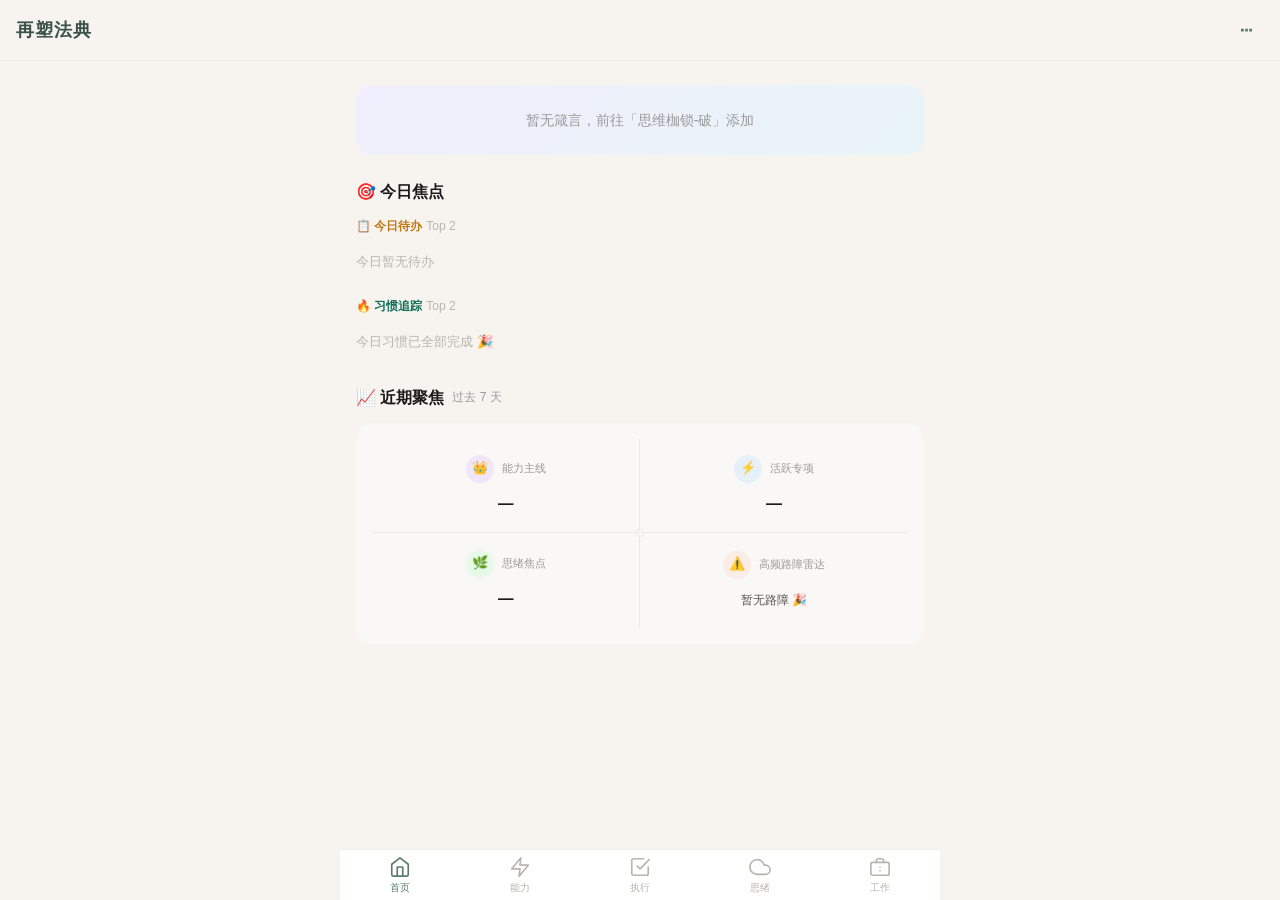
<file: index.html>
<!DOCTYPE html>
<html lang="zh-CN">
<head>
  <meta charset="UTF-8">
  <meta name="viewport" content="width=device-width,initial-scale=1.0,maximum-scale=1.0,user-scalable=no,viewport-fit=cover">
  <meta name="theme-color" content="#f7f4f0">
  <meta name="apple-mobile-web-app-capable" content="yes">
  <link rel="manifest" href="manifest.json">
  <title>再塑法典</title>
  <link rel="stylesheet" href="css/style.css">
</head>
<body>
  <header id="topBar">
    <h1 id="pageTitle">再塑法典</h1>
    <span id="menuBtn" onclick="toggleMenu()">⋯</span>
  </header>
  <div id="dropdownMenu" class="dropdown hidden">
    <div onclick="showSyncSettingsModal()">⚙️ 同步设置</div>
    <div onclick="Sync.pull()" style="color:var(--color-primary);font-weight:500">⬇️ 从云端拉取</div>
    <div onclick="Sync.push()" style="color:var(--color-primary);font-weight:500">⬆️ 推送到云端</div>
    <div onclick="showBackupListModal()">🔙 恢复备份</div>
    <div style="border-top:1px solid var(--bg-inset);margin:6px 0"></div>
    <div onclick="showNameConfigModal()">✏️ 修改命名</div>
    <div onclick="exportJSON()">📤 导出 JSON</div>
    <div onclick="exportMarkdown()">📝 导出 Markdown</div>
    <div onclick="document.getElementById('importInput').click()">📥 导入数据</div>
    <input type="file" id="importInput" accept=".json" style="display:none">
  </div>
  <main id="mainContent">
    <!-- 首页 -->
    <section id="page-home" class="page active"></section>

    <!-- 能力（合并解放脑+独立自主+外交墙） -->
    <section id="page-ability" class="page">
      <div class="page-header" style="justify-content:space-between">
        <span id="pageTitleA" class="page-title-text">💪 能力</span>
        <span></span>
      </div>
      <div class="tab-bar" id="abilityTabs" style="margin-bottom:12px"></div>
      <div id="abilityContent" class="entry-list"></div>
    </section>

    <!-- 执行（待办+习惯合并） -->
    <section id="page-action" class="page">
      <div class="page-header">
        <span class="page-title-text">⚡ 执行</span>
        <span style="width:36px"></span>
      </div>
      <div class="tab-bar" id="actionTabs" style="margin-bottom:12px"></div>
      <div id="actionContent"></div>
    </section>

    <!-- 思绪 -->
    <section id="page-thoughts" class="page">
      <div class="page-header">
        <span class="page-title-text">💭 思绪</span>
        <span style="width:36px"></span>
      </div>
      <div class="search-bar">
        <svg viewBox="0 0 24 24" fill="none" stroke="currentColor" stroke-width="2" stroke-linecap="round">
          <circle cx="11" cy="11" r="8"/><path d="M21 21l-4.35-4.35"/>
        </svg>
        <input id="thoughtSearch" type="text" placeholder="搜索思绪或标签..." oninput="renderThoughts()">
      </div>
      <div id="thoughtTagsBar" style="margin-bottom:8px"></div>
      <div id="thoughtList" class="entry-list"></div>
    </section>

    <!-- 工作 -->
    <section id="page-work" class="page">
      <div class="page-header" style="justify-content:space-between">
        <span id="workTitle" class="page-title-text">🛤️ 工作</span>
        <button class="work-export-btn" onclick="showWorkExportModal()">📤</button>
      </div>
      <div id="workViewContainer">
        <div id="workOverview" class="work-view active"></div>
        <div id="workFocus" class="work-view"></div>
      </div>
    </section>

    <!-- 专项详情 V2 -->
    <section id="page-project" class="page">
      <div class="page-header">
        <button class="back-btn" onclick="switchPage('ability')">←</button>
        <span id="projectTitle" class="page-title-text">专项详情</span>
        <span style="width:36px"></span>
      </div>
      <div id="projectStats" class="proj-stats"></div>
      <div id="projectContent"></div>
      <div id="projectFab" class="proj-fab-wrap"></div>
    </section>
  </main>

  <!-- 页面级 FAB 按钮 -->
  <button class="page-fab" id="fab-ability" onclick="handleAbilityFab()">+</button>
  <button class="page-fab" id="fab-action" onclick="showActionFabMenu()">+</button>
  <button class="page-fab" id="fab-thoughts" onclick="showAddThoughtModal()">+</button>
  <button class="page-fab" id="fab-work" onclick="showAddWorkEventModal()">+</button>

  <!-- 底部导航（5项，SVG 图标） -->
  <nav id="bottomNav">
    <div class="nav-item active" onclick="switchPage('home')">
      <span class="nav-icon"><svg viewBox="0 0 24 24" fill="none" stroke="currentColor" stroke-width="1.8" stroke-linecap="round" stroke-linejoin="round"><path d="M3 9l9-7 9 7v11a2 2 0 01-2 2H5a2 2 0 01-2-2z"/><polyline points="9 22 9 12 15 12 15 22"/></svg></span>
      <span class="nav-label">首页</span>
    </div>
    <div class="nav-item" onclick="switchPage('ability')">
      <span class="nav-icon"><svg viewBox="0 0 24 24" fill="none" stroke="currentColor" stroke-width="1.8" stroke-linecap="round" stroke-linejoin="round"><path d="M13 2L3 14h9l-1 8 10-12h-9l1-8z"/></svg></span>
      <span class="nav-label">能力</span>
    </div>
    <div class="nav-item" onclick="switchPage('action')">
      <span class="nav-icon"><svg viewBox="0 0 24 24" fill="none" stroke="currentColor" stroke-width="1.8" stroke-linecap="round" stroke-linejoin="round"><path d="M9 11l3 3L22 4"/><path d="M21 12v7a2 2 0 01-2 2H5a2 2 0 01-2-2V5a2 2 0 012-2h11"/></svg></span>
      <span class="nav-label">执行</span>
    </div>
    <div class="nav-item" onclick="switchPage('thoughts')">
      <span class="nav-icon"><svg viewBox="0 0 24 24" fill="none" stroke="currentColor" stroke-width="1.8" stroke-linecap="round" stroke-linejoin="round"><path d="M18 10h-1.26A8 8 0 109 20h9a5 5 0 000-10z"/></svg></span>
      <span class="nav-label">思绪</span>
    </div>
    <div class="nav-item" onclick="switchPage('work')">
      <span class="nav-icon"><svg viewBox="0 0 24 24" fill="none" stroke="currentColor" stroke-width="1.8" stroke-linecap="round" stroke-linejoin="round"><rect x="2" y="7" width="20" height="14" rx="2" ry="2"/><path d="M16 7V5a2 2 0 00-2-2h-4a2 2 0 00-2 2v2"/><line x1="12" y1="12" x2="12" y2="12.01"/><line x1="12" y1="16" x2="12" y2="16.01"/></svg></span>
      <span class="nav-label">工作</span>
    </div>
  </nav>

  <script src="js/store.js"></script>
  <script src="js/app.js"></script>
  <script src="js/sync.js"></script>
  <script>if('serviceWorker'in navigator){window.addEventListener('load',()=>{navigator.serviceWorker.register('sw.js').catch(()=>{});});}</script>
</body>
</html>
</file>
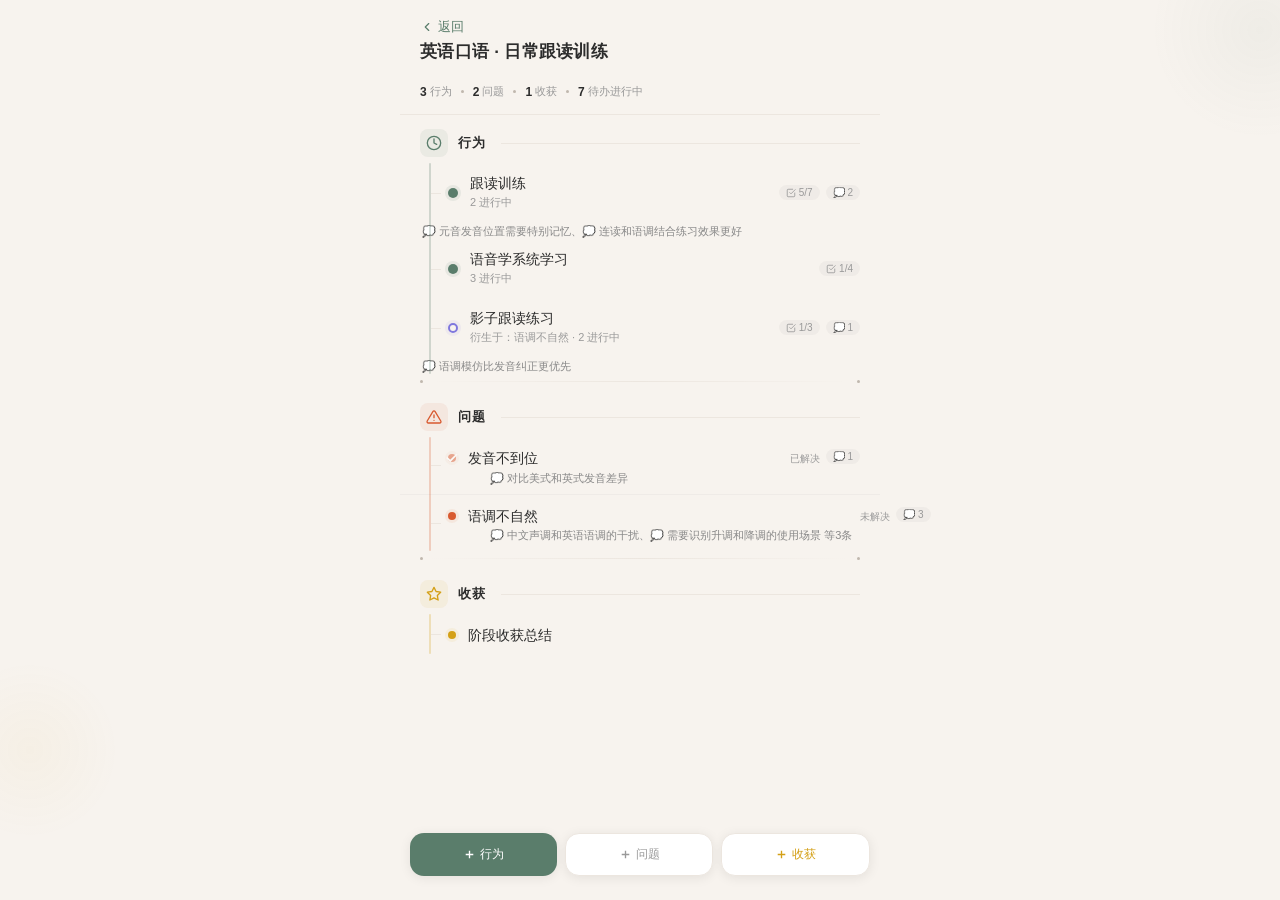
<file: prototype/project-vein.html>
<!DOCTYPE html>
<html lang="zh-CN">
<head>
  <meta charset="UTF-8">
  <meta name="viewport" content="width=device-width,initial-scale=1,maximum-scale=1,user-scalable=no">
  <title>项目脉络图 - 交互原型 V3</title>
  <style>
    :root {
      --bg:#f7f3ee; --text:#2c2c2c; --muted:#999; --subtle:#c0b8ae;
      --accent:#5a7d6b; --accent-l:rgba(90,125,107,.08);
      --issue:#D85A30; --issue-l:rgba(216,90,48,.08);
      --insight:#D4A017; --insight-l:rgba(212,160,23,.08);
      --derived:#7F77DD; --derived-l:rgba(127,119,221,.08);
      --ctx:#aaa; --border:#ece6df;
    }
    *{margin:0;padding:0;box-sizing:border-box}
    body{
      font-family:-apple-system,'PingFang SC','Helvetica Neue',sans-serif;
      background:var(--bg);color:var(--text);
      max-width:480px;margin:0 auto;
      -webkit-font-smoothing:antialiased;
      padding-bottom:80px;
      -webkit-tap-highlight-color:transparent;
      overflow-y:auto; min-height:100vh;
    }

    /* Decorative background blobs */
    body::before, body::after {
      content:'';position:fixed;border-radius:50%;pointer-events:none;z-index:-1;
    }
    body::before {
      width:220px;height:220px;top:-80px;right:-90px;
      background:radial-gradient(circle,rgba(90,125,107,.05) 0%,transparent 70%);
    }
    body::after {
      width:180px;height:180px;bottom:60px;left:-60px;
      background:radial-gradient(circle,rgba(212,160,23,.04) 0%,transparent 70%);
    }

    /* ── Header ── */
    .hdr{padding:18px 20px 12px;position:relative}
    .hdr-back{
      font-size:13px;color:var(--accent);cursor:pointer;
      display:inline-flex;align-items:center;gap:4px;margin-bottom:4px;
    }
    .hdr-back svg{width:14px;height:14px}
    .hdr-title{font-size:17px;font-weight:600;letter-spacing:.3px}

    /* ── Stats strip ── */
    .stats{
      display:flex;padding:6px 20px 12px;gap:6px;
      font-size:11px;color:var(--muted);
      border-bottom:.5px solid var(--border);
      align-items:center;
    }
    .stat{display:flex;align-items:center;gap:3px;padding:3px 0}
    .stat b{color:var(--text);font-weight:600;font-size:12px}
    .stat-sep{width:3px;height:3px;border-radius:50%;background:var(--subtle);margin:0 3px}

    /* ── Section header with prominent icon ── */
    .sec{
      padding:14px 20px 6px;
      display:flex;align-items:center;gap:10px;
      position:relative;
    }
    .sec-icon{
      width:28px;height:28px;border-radius:8px;
      display:flex;align-items:center;justify-content:center;
      flex-shrink:0;
    }
    .sec-icon svg{width:16px;height:16px}
    .sec-icon.track{background:var(--accent-l)}
    .sec-icon.issue{background:var(--issue-l)}
    .sec-icon.insight{background:var(--insight-l)}
    .sec-title{font-size:13px;font-weight:600;color:var(--text);letter-spacing:.5px}
    .sec-line{flex:1;height:.5px;background:var(--border);margin-left:6px}

    /* ── Left vertical line for hierarchy ── */
    .sec-content{position:relative}
    .sec-content::before{
      content:'';position:absolute;left:29px;top:0;bottom:0;
      width:2px;border-radius:1px;opacity:.25;
    }
    .sec-content.tracks::before{background:var(--accent)}
    .sec-content.issues::before{background:var(--issue)}
    .sec-content.insights::before{background:var(--insight)}

    /* ── Separator between sections ── */
    .sep{
      display:flex;align-items:center;padding:6px 20px;gap:8px;
    }
    .sep-dot{width:3px;height:3px;border-radius:50%;background:var(--subtle)}
    .sep-line{flex:1;height:.5px;background:linear-gradient(90deg,transparent,var(--border),transparent)}

    /* ── List item - organic ── */
    .li{
      display:flex;align-items:center;
      padding:12px 20px 12px 48px;cursor:pointer;
      transition:background .12s;
      position:relative;
    }
    .li:active{background:rgba(0,0,0,.02)}
    .li.sel{background:var(--accent-l)}
    .li+.li{border-top:.5px solid rgba(0,0,0,.03)}

    /* Horizontal connector from vertical line to dot */
    .li::before{
      content:'';position:absolute;left:31px;top:50%;
      width:10px;height:.5px;background:var(--border);
    }
    .ii::before{
      content:'';position:absolute;left:31px;top:50%;
      width:10px;height:.5px;background:var(--border);
    }

    /* Dot indicator */
    .dot{border-radius:50%;margin-right:12px;flex-shrink:0;position:relative;z-index:1}
    .dot.track{
      width:10px;height:10px;
      background:var(--accent);
      box-shadow:0 0 0 3px rgba(90,125,107,.1);
    }
    .dot.derived{
      width:10px;height:10px;
      background:transparent;
      border:2px solid var(--derived);
      box-shadow:0 0 0 3px rgba(127,119,221,.08);
    }

    .li-body{flex:1;min-width:0}
    .li-name{font-size:14px;font-weight:500;white-space:nowrap;overflow:hidden;text-overflow:ellipsis}
    .li-sub{font-size:11px;color:var(--muted);margin-top:2px}

    /* Meta badges */
    .meta{
      display:inline-flex;align-items:center;gap:3px;
      font-size:10px;color:var(--muted);
      background:rgba(0,0,0,.03);padding:2px 7px;border-radius:8px;
      margin-left:6px;flex-shrink:0;white-space:nowrap;
    }
    .meta svg{width:10px;height:10px;flex-shrink:0}

    /* ── Thought association line ── */
    .thought-line{
      font-size:11px;color:#888;padding:2px 0 0 22px;
      white-space:nowrap;overflow:hidden;text-overflow:ellipsis;
    }

    /* ── Issue / Insight items (same size as behaviors) ── */
    .ii{
      display:flex;align-items:flex-start;padding:12px 20px 8px 48px;cursor:pointer;
      position:relative;
    }
    .ii:active{background:rgba(0,0,0,.02)}
    .ii+.ii{border-top:.5px solid rgba(0,0,0,.03)}
    .idot{width:8px;height:8px;border-radius:50%;margin-right:12px;flex-shrink:0;margin-top:5px;position:relative;z-index:1}
    .idot.issue{background:var(--issue);box-shadow:0 0 0 3px var(--issue-l)}
    .idot.issue-ok{background:var(--issue);box-shadow:0 0 0 3px var(--issue-l);opacity:.5}
    .idot.insight{background:var(--insight);box-shadow:0 0 0 3px var(--insight-l)}
    .iname{font-size:14px;font-weight:500;flex:1;line-height:1.4}
    .ist{font-size:10px;color:var(--muted);margin-left:8px;white-space:nowrap;margin-top:3px}

    /* ── Graph panel (expandable) ── */
    .gp{
      overflow:hidden;max-height:0;opacity:0;
      transition:max-height .45s cubic-bezier(.4,0,.2,1),opacity .3s ease;
    }
    .gp.open{max-height:650px;opacity:1}
    .gp-inner{
      margin:4px 16px 10px;padding:18px 12px 14px;
      background:rgba(255,255,255,.55);
      border-radius:16px;
      backdrop-filter:blur(8px);-webkit-backdrop-filter:blur(8px);
      box-shadow:0 1px 6px rgba(0,0,0,.03);
      position:relative;overflow:hidden;
    }
    .gp-inner::before{
      content:'';position:absolute;top:-20px;right:-20px;
      width:80px;height:80px;border-radius:50%;
      background:radial-gradient(circle,rgba(90,125,107,.04) 0%,transparent 70%);
    }

    /* Graph container for drag */
    .graph-wrap{
      overflow:hidden;border-radius:12px;
      background:rgba(255,255,255,.3);
      cursor:grab;touch-action:none;
      position:relative;
      user-select:none;-webkit-user-select:none;
    }
    .graph-wrap:active{cursor:grabbing}
    .graph-wrap svg{display:block;width:100%;height:auto;pointer-events:none}
    .graph-wrap .node-hit{pointer-events:all;cursor:pointer}

    /* Drag hint */
    .drag-hint{
      text-align:center;font-size:10px;color:var(--subtle);
      padding:4px 0 2px;display:flex;align-items:center;justify-content:center;gap:3px;
    }
    .drag-hint svg{width:10px;height:10px}

    /* ── Todo fold ── */
    .tf{margin-top:12px;padding-top:10px;border-top:.5px dashed var(--border)}
    .tf-label{
      font-size:11px;color:var(--muted);cursor:pointer;
      display:flex;align-items:center;gap:5px;
    }
    .tf-label svg{width:10px;height:10px;flex-shrink:0;transition:transform .2s}
    .tf-label svg.open{transform:rotate(90deg)}
    .tf-list{max-height:0;overflow:hidden;transition:max-height .3s ease}
    .tf-list.open{max-height:400px}
    .tr{display:flex;align-items:center;gap:7px;padding:5px 0;font-size:12px;color:var(--muted)}
    .tc{
      width:15px;height:15px;border-radius:50%;border:1.5px solid #ccc;
      display:flex;align-items:center;justify-content:center;
      flex-shrink:0;font-size:8px;cursor:pointer;transition:all .2s;
    }
    .tc.done{border-color:var(--accent);background:var(--accent);color:white}
    .tt.done{text-decoration:line-through;color:var(--subtle)}

    /* ── FABs ── */
    .fab-wrap{
      position:fixed;bottom:24px;left:50%;transform:translateX(-50%);
      display:flex;gap:8px;z-index:50;
      max-width:460px;width:calc(100% - 40px);
    }
    .fab{
      flex:1;padding:12px 6px;border-radius:14px;
      font-size:12px;font-weight:500;text-align:center;
      cursor:pointer;border:none;
      box-shadow:0 2px 12px rgba(0,0,0,.08);
      transition:transform .12s,box-shadow .12s;
      display:flex;align-items:center;justify-content:center;gap:4px;
    }
    .fab:active{transform:scale(.97);box-shadow:0 1px 6px rgba(0,0,0,.06)}
    .fab svg{width:13px;height:13px}
    .fab.pri{background:var(--accent);color:white}
    .fab.gho{background:white;color:var(--muted);border:.5px solid var(--border)}
    .fab.thi{background:white;color:var(--insight);border:.5px solid var(--border)}

    /* ── Toast ── */
    .toast{
      position:fixed;bottom:80px;left:50%;transform:translateX(-50%);
      background:rgba(44,44,44,.88);color:white;
      padding:8px 20px;border-radius:20px;
      font-size:12px;opacity:0;transition:opacity .3s;
      pointer-events:none;z-index:100;white-space:nowrap;
      backdrop-filter:blur(6px);-webkit-backdrop-filter:blur(6px);
    }
    .toast.show{opacity:1}

    /* ── Issue resolved checkmark overlay ── */
    .issue-check{
      position:absolute;top:50%;left:50%;
      transform:translate(-50%,-50%);
      pointer-events:none;
    }
  </style>
</head>
<body>

  <div class="hdr">
    <div class="hdr-back" onclick="toast('返回能力页')">
      <svg viewBox="0 0 24 24" fill="none" stroke="currentColor" stroke-width="2" stroke-linecap="round" stroke-linejoin="round"><path d="M15 18l-6-6 6-6"/></svg>
      返回
    </div>
    <div class="hdr-title">英语口语 · 日常跟读训练</div>
  </div>

  <div class="stats">
    <div class="stat"><b>3</b> 行为</div>
    <div class="stat-sep"></div>
    <div class="stat"><b>2</b> 问题</div>
    <div class="stat-sep"></div>
    <div class="stat"><b>1</b> 收获</div>
    <div class="stat-sep"></div>
    <div class="stat"><b>7</b> 待办进行中</div>
  </div>

  <!-- ═══ 行为区 ═══ -->
  <div class="sec">
    <span class="sec-icon track">
      <svg viewBox="0 0 24 24" fill="none" stroke="#5a7d6b" stroke-width="2" stroke-linecap="round" stroke-linejoin="round">
        <circle cx="12" cy="12" r="10"/><path d="M12 6v6l4 2"/>
      </svg>
    </span>
    <span class="sec-title">行为</span>
    <span class="sec-line"></span>
  </div>
  <div class="sec-content tracks" id="T"></div>

  <div class="sep"><span class="sep-dot"></span><div class="sep-line"></div><span class="sep-dot"></span></div>

  <!-- ═══ 问题区 ═══ -->
  <div class="sec">
    <span class="sec-icon issue">
      <svg viewBox="0 0 24 24" fill="none" stroke="#D85A30" stroke-width="2" stroke-linecap="round" stroke-linejoin="round">
        <path d="M10.29 3.86L1.82 18a2 2 0 001.71 3h16.94a2 2 0 001.71-3L13.71 3.86a2 2 0 00-3.42 0z"/>
        <line x1="12" y1="9" x2="12" y2="13"/><line x1="12" y1="17" x2="12.01" y2="17"/>
      </svg>
    </span>
    <span class="sec-title">问题</span>
    <span class="sec-line"></span>
  </div>
  <div class="sec-content issues" id="I"></div>

  <div class="sep"><span class="sep-dot"></span><div class="sep-line"></div><span class="sep-dot"></span></div>

  <!-- ═══ 收获区 ═══ -->
  <div class="sec">
    <span class="sec-icon insight">
      <svg viewBox="0 0 24 24" fill="none" stroke="#D4A017" stroke-width="2" stroke-linecap="round" stroke-linejoin="round">
        <path d="M12 2L15.09 8.26L22 9.27L17 14.14L18.18 21.02L12 17.77L5.82 21.02L7 14.14L2 9.27L8.91 8.26L12 2Z"/>
      </svg>
    </span>
    <span class="sec-title">收获</span>
    <span class="sec-line"></span>
  </div>
  <div class="sec-content insights" id="N"></div>

  <div class="fab-wrap">
    <button class="fab pri" onclick="toast('新建行为')">
      <svg viewBox="0 0 24 24" fill="none" stroke="currentColor" stroke-width="2.5"><path d="M12 5v14M5 12h14"/></svg>
      行为
    </button>
    <button class="fab gho" onclick="toast('记录问题')">
      <svg viewBox="0 0 24 24" fill="none" stroke="currentColor" stroke-width="2.5"><path d="M12 5v14M5 12h14"/></svg>
      问题
    </button>
    <button class="fab thi" onclick="toast('记录收获')">
      <svg viewBox="0 0 24 24" fill="none" stroke="currentColor" stroke-width="2.5"><path d="M12 5v14M5 12h14"/></svg>
      收获
    </button>
  </div>

  <div class="toast" id="toast"></div>

<script>
/* ============ Icons ============ */
const ICO = {
  todo: `<svg viewBox="0 0 24 24" fill="none" stroke="currentColor" stroke-width="2" stroke-linecap="round"><path d="M9 11l3 3L22 4"/><path d="M21 12v7a2 2 0 01-2 2H5a2 2 0 01-2-2V5a2 2 0 012-2h11"/></svg>`,
  thought: `💭`,
  check: `<svg viewBox="0 0 24 24" fill="none" stroke="currentColor" stroke-width="2.5" stroke-linecap="round"><path d="M20 6L9 17l-5-5"/></svg>`
};

/* ============ Prototype Data ============ */
const tracks = [
  { id:'t1', name:'跟读训练', todos:[
    {t:'课前预习本课内容',d:true},{t:'跟读视频1 - 元音发音',d:true},
    {t:'跟读视频2 - 辅音发音',d:true},{t:'跟读视频3 - 语调练习',d:true},
    {t:'跟读视频4 - 连读技巧',d:true},{t:'跟读视频5 - 实战对话',d:false},
    {t:'跟读视频6 - 速度挑战',d:false}
  ], orig:true,
    thoughts:[
      {text:'元音发音位置需要特别记忆'},
      {text:'连读和语调结合练习效果更好'}
    ] },
  { id:'t2', name:'语音学系统学习', todos:[
    {t:'阅读教材第1章',d:true},{t:'阅读教材第2章',d:false},
    {t:'阅读教材第3章',d:false},{t:'做课后练习题',d:false}
  ], orig:true, thoughts:[] },
  { id:'t3', name:'影子跟读练习', todos:[
    {t:'影子跟读 TED Talk 1',d:true},{t:'影子跟读 TED Talk 2',d:false},
    {t:'影子跟读 TED Talk 3',d:false}
  ], orig:false, srcIssue:'i2', srcIssueName:'语调不自然',
    thoughts:[
      {text:'语调模仿比发音纠正更优先'}
    ] }
];

const issues = [
  { id:'i1', name:'发音不到位', ok:true,
    thoughts:[{text:'对比美式和英式发音差异'}] },
  { id:'i2', name:'语调不自然', ok:false,
    thoughts:[
      {text:'中文声调和英语语调的干扰'},
      {text:'需要识别升调和降调的使用场景'},
      {text:'可以从句子重音开始训练'}
    ] }
];

const insights = [
  { id:'n1', name:'阶段收获总结', thoughts:[] }
];

/* ============ Graph Data ============ */
const graphs = {
  t1: {
    nodes: [
      {x:130,y:108,label:'跟读训练',type:'center',w:1},
      {x:75,y:30,label:'发音不到位',type:'issue',ok:true,w:0.8},
      {x:240,y:30,label:'语调不自然',type:'issue',ok:false,w:0.9},
      {x:325,y:95,label:'影子跟读',type:'derived',w:0.7},
      {x:195,y:198,label:'阶段收获',type:'insight',w:0.6}
    ],
    edges: [
      {a:0,b:1,l:'发现问题',type:'discover'},
      {a:0,b:2,l:'发现问题',type:'discover'},
      {a:2,b:3,l:'衍生行为',type:'derive'},
      {a:0,b:4,l:'总结收获',type:'harvest'}
    ]
  },
  t2: {
    nodes: [
      {x:160,y:108,label:'语音学系统学习',type:'center',w:0.8},
      {x:160,y:30,label:'发音不到位',type:'issue',ok:true,w:0.8},
      {x:160,y:198,label:'阶段收获',type:'insight',w:0.6}
    ],
    edges: [
      {a:0,b:1,l:'发现问题',type:'discover'},
      {a:0,b:2,l:'总结收获',type:'harvest'}
    ]
  },
  t3: {
    nodes: [
      {x:230,y:108,label:'影子跟读练习',type:'center',w:0.7},
      {x:50,y:65,label:'跟读训练',type:'ctx',w:0.5},
      {x:145,y:28,label:'语调不自然',type:'issue',ok:false,w:0.9},
      {x:230,y:198,label:'阶段收获',type:'insight',w:0.6}
    ],
    edges: [
      {a:1,b:2,l:'发现问题',type:'discover'},
      {a:2,b:0,l:'衍生行为',type:'derive'},
      {a:0,b:3,l:'总结收获',type:'harvest'}
    ]
  }
};

/* ============ Render ============ */
let sel = null;

function esc(s){ return s.replace(/</g,'&lt;').replace(/>/g,'&gt;') }

function renderThoughtLine(thoughts) {
  if (!thoughts || !thoughts.length) return '';
  const show = thoughts.slice(0,2);
  let h = '<div class="thought-line">';
  h += show.map(t => `💭 ${esc(t.text.slice(0,20))}`).join('、');
  if (thoughts.length > 2) h += ` 等${thoughts.length}条`;
  h += '</div>';
  return h;
}

function render() {
  // ── Tracks ──
  let h = '';
  tracks.forEach(t => {
    const done = t.todos.filter(x => x.d).length;
    const total = t.todos.length;
    const dc = t.orig ? 'track' : 'derived';
    const sc = sel === t.id ? ' sel' : '';
    const pt = done === total ? '已完成' : (total - done) + ' 进行中';
    const subText = t.orig ? pt : `衍生于：${t.srcIssueName} · ${pt}`;

    let badges = `<span class="meta">${ICO.todo} ${done}/${total}</span>`;
    if (t.thoughts.length > 0) {
      badges += `<span class="meta">${ICO.thought} ${t.thoughts.length}</span>`;
    }

    h += `<div class="li${sc}" onclick="toggle('${t.id}')">
      <div class="dot ${dc}"></div>
      <div class="li-body">
        <div class="li-name">${t.name}</div>
        <div class="li-sub">${subText}</div>
      </div>
      ${badges}
    </div>`;

    // Thought detail line (shown when not selected, or always as preview)
    h += renderThoughtLine(t.thoughts);

    const go = sel === t.id ? ' open' : '';
    h += `<div class="gp${go}">${graphPanel(t)}</div>`;
  });
  document.getElementById('T').innerHTML = h;

  // ── Issues ──
  document.getElementById('I').innerHTML = issues.map(i => {
    let badges = '';
    if (i.thoughts.length > 0) {
      badges += `<span class="meta">${ICO.thought} ${i.thoughts.length}</span>`;
    }
    // Use orange for all issues; solved ones get a checkmark overlay
    const dotClass = i.ok ? 'issue-ok' : 'issue';
    let checkSvg = '';
    if (i.ok) {
      checkSvg = `<svg class="issue-check" width="14" height="14" viewBox="0 0 24 24" fill="none" stroke="white" stroke-width="3" stroke-linecap="round"><path d="M20 6L9 17l-5-5"/></svg>`;
    }
    let thoughtHtml = renderThoughtLine(i.thoughts);
    return `<div class="ii" style="padding-left:48px">
      <div class="idot ${dotClass}" style="position:relative">${checkSvg}</div>
      <div style="flex:1">
        <div class="iname">${i.name}</div>
        ${thoughtHtml}
      </div>
      <span class="ist">${i.ok?'已解决':'未解决'}</span>
      ${badges}
    </div>`;
  }).join('');

  // ── Insights ──
  document.getElementById('N').innerHTML = insights.map(n => {
    let badges = '';
    if (n.thoughts.length > 0) {
      badges += `<span class="meta">${ICO.thought} ${n.thoughts.length}</span>`;
    }
    let thoughtHtml = renderThoughtLine(n.thoughts);
    return `<div class="ii" style="padding-left:48px">
      <div class="idot insight"></div>
      <div style="flex:1">
        <div class="iname">${n.name}</div>
        ${thoughtHtml}
      </div>
      ${badges}
    </div>`;
  }).join('');
}

/* ============ Graph Panel ============ */
let graphInstances = {};

function graphPanel(track) {
  const g = graphs[track.id];
  let h = '<div class="gp-inner">';

  if (!g) {
    h += '<div style="font-size:12px;color:var(--muted);text-align:center;padding:20px 0">暂无关联</div>';
  } else {
    const gid = 'graph_' + track.id;
    h += `<div class="graph-wrap" id="${gid}" ontouchstart="gTouchStart(event,'${gid}')" ontouchmove="gTouchMove(event,'${gid}')" ontouchend="gTouchEnd(event,'${gid}')">`;
    h += renderSVG(g, gid);
    h += '</div>';
    h += `<div class="drag-hint">
      <svg viewBox="0 0 24 24" fill="none" stroke="currentColor" stroke-width="2"><path d="M5 9l4-4 4 4"/><path d="M9 5v14"/><path d="M19 9l-4-4-4 4"/><path d="M15 5v14"/></svg>
      拖动平移 · 双指缩放 · 点击节点查看详情
    </div>`;

    // Todo fold
    const done = track.todos.filter(x => x.d).length;
    const total = track.todos.length;
    h += `<div class="tf">
      <div class="tf-label" onclick="event.stopPropagation();tfToggle(this)">
        <svg viewBox="0 0 24 24" fill="currentColor"><path d="M8 5v14l11-7z"/></svg>
        待办 ${done}/${total}
      </div>
      <div class="tf-list">
        ${track.todos.map(t => `<div class="tr" onclick="event.stopPropagation();tcToggle(this)">
          <div class="tc${t.d?' done':''}">${t.d?ICO.check:''}</div>
          <span class="tt${t.d?' done':''}">${t.t}</span>
        </div>`).join('')}
      </div>
    </div>`;
  }

  h += '</div>';
  return h;
}

function renderSVG(g, gid) {
  const W = 400, H = 240;
  let s = `<svg viewBox="0 0 ${W} ${H}" xmlns="http://www.w3.org/2000/svg">`;

  // Subtle decorative rings
  s += `<circle cx="${W/2}" cy="${H/2}" r="100" fill="none" stroke="rgba(0,0,0,.018)" stroke-width="1" stroke-dasharray="4 4"/>`;
  s += `<circle cx="${W/2}" cy="${H/2}" r="65" fill="none" stroke="rgba(0,0,0,.012)" stroke-width="1" stroke-dasharray="3 3"/>`;

  const edgeColor = { discover:'#D85A30', derive:'#7F77DD', harvest:'#D4A017' };

  // Edges (curved)
  g.edges.forEach(e => {
    const f = g.nodes[e.a], t = g.nodes[e.b];
    const col = edgeColor[e.type] || '#aaa';
    const dash = e.type === 'derive' ? ' stroke-dasharray="6 3"' : '';

    const mx = (f.x + t.x) / 2;
    const my = (f.y + t.y) / 2;
    const dx = t.x - f.x, dy = t.y - f.y;
    const cx = mx - dy * 0.12, cy = my + dx * 0.12;

    s += `<path d="M${f.x},${f.y} Q${cx},${cy} ${t.x},${t.y}"
      stroke="${col}" stroke-width="1.5"${dash} opacity="0.35" fill="none"/>`;

    if (e.l) {
      const lw = e.l.length * 9 + 12;
      s += `<rect x="${cx-lw/2}" y="${cy-8}" width="${lw}" height="16" rx="8"
        fill="white" opacity="0.92"/>`;
      s += `<text x="${cx}" y="${cy+1}" text-anchor="middle" dominant-baseline="central"
        fill="${col}" font-size="8" font-weight="500">${e.l}</text>`;
    }
  });

  // Nodes
  g.nodes.forEach((n, idx) => {
    const isC = n.type === 'center';
    const wMul = 0.7 + (n.w || 0.5) * 0.6;
    const nodeOpacity = 0.55 + (n.w || 0.5) * 0.45;

    let fill, glowColor;
    switch(n.type) {
      case 'center': fill='#5a7d6b'; glowColor='rgba(90,125,107,.14)'; break;
      case 'issue': fill='#D85A30'; glowColor='rgba(216,90,48,.12)'; break;
      case 'derived': fill='#7F77DD'; glowColor='rgba(127,119,221,.12)'; break;
      case 'insight': fill='#D4A017'; glowColor='rgba(212,160,23,.12)'; break;
      case 'ctx': fill='#aaa'; glowColor='rgba(170,170,170,.06)'; break;
    }

    if (isC) {
      const baseR = n.label.length > 5 ? 30 : 26;
      const r = Math.round(baseR * wMul);
      const fs = n.label.length > 5 ? 9 : 11;
      s += `<circle cx="${n.x}" cy="${n.y}" r="${r+8}" fill="${glowColor}"/>`;
      s += `<circle cx="${n.x}" cy="${n.y}" r="${r}" fill="${fill}" opacity="${nodeOpacity}"/>`;
      // Resolved indicator for center issues (not applicable)
      s += `<text x="${n.x}" y="${n.y}" text-anchor="middle" dominant-baseline="central"
        fill="white" font-size="${fs}" font-weight="600">${n.label}</text>`;
    } else {
      const baseR = 9;
      const r = Math.round(baseR * wMul);

      s += `<circle cx="${n.x}" cy="${n.y}" r="${r+5}" fill="${glowColor}"/>`;

      if (n.type === 'derived') {
        // Hollow ring for derived
        s += `<circle cx="${n.x}" cy="${n.y}" r="${r}" fill="none" stroke="${fill}" stroke-width="2" opacity="${nodeOpacity}"/>`;
        // Small inner dot
        s += `<circle cx="${n.x}" cy="${n.y}" r="3" fill="${fill}" opacity="${nodeOpacity*0.5}"/>`;
      } else {
        s += `<circle cx="${n.x}" cy="${n.y}" r="${r}" fill="${fill}" opacity="${nodeOpacity}"/>`;
      }

      // Issue resolved checkmark
      if (n.type === 'issue' && n.ok) {
        s += `<path d="M${n.x-3},${n.y} L${n.x-1},${n.y+2.5} L${n.x+3.5},${n.y-2.5}"
          fill="none" stroke="white" stroke-width="1.5" stroke-linecap="round" stroke-linejoin="round" opacity="0.9"/>`;
      }

      // Label
      let ly = n.y;
      if (n.type === 'issue' || n.type === 'ctx') ly = n.y - 16;
      else if (n.type === 'insight' || n.type === 'derived') ly = n.y + 20;
      s += `<text x="${n.x}" y="${ly}" text-anchor="middle" dominant-baseline="central"
        fill="#2c2c2c" font-size="10" font-weight="500">${n.label}</text>`;
    }
  });

  s += '</svg>';
  return s;
}

/* ============ Graph Touch Drag ============ */
let dragState = {};

function gTouchStart(e, gid) {
  if (e.touches.length === 1) {
    dragState[gid] = {
      startX: e.touches[0].clientX,
      startY: e.touches[0].clientY,
      scrollX: 0, scrollY: 0,
      dragging: false
    };
  }
}

function gTouchMove(e, gid) {
  const ds = dragState[gid];
  if (!ds || e.touches.length !== 1) return;
  e.preventDefault();

  const dx = e.touches[0].clientX - ds.startX;
  const dy = e.touches[0].clientY - ds.startY;

  if (!ds.dragging && (Math.abs(dx) > 5 || Math.abs(dy) > 5)) {
    ds.dragging = true;
  }
  if (ds.dragging) {
    ds.scrollX += dx;
    ds.scrollY += dy;
    ds.startX = e.touches[0].clientX;
    ds.startY = e.touches[0].clientY;

    const wrap = document.getElementById(gid);
    if (wrap) {
      const svg = wrap.querySelector('svg');
      if (svg) {
        svg.style.transform = `translate(${ds.scrollX}px, ${ds.scrollY}px)`;
        svg.style.transition = 'none';
      }
    }
  }
}

function gTouchEnd(e, gid) {
  const ds = dragState[gid];
  if (ds && !ds.dragging) {
    // It was a tap, not a drag - reset position with smooth animation
    const wrap = document.getElementById(gid);
    if (wrap) {
      const svg = wrap.querySelector('svg');
      if (svg) {
        svg.style.transition = 'transform .3s ease';
        svg.style.transform = 'translate(0,0)';
      }
    }
    dragState[gid] = { startX:0, startY:0, scrollX:0, scrollY:0, dragging:false };
  }
}

/* ============ Interactions ============ */
function toggle(id) {
  // Reset any dragged graphs when closing
  if (sel === id) {
    const oldGid = 'graph_' + id;
    const wrap = document.getElementById(oldGid);
    if (wrap) {
      const svg = wrap.querySelector('svg');
      if (svg) { svg.style.transform = ''; svg.style.transition = ''; }
    }
    dragState[oldGid] = null;
  }
  sel = sel === id ? null : id;
  render();
}

function tfToggle(labelEl) {
  const arrow = labelEl.querySelector('svg');
  const list = labelEl.parentElement.querySelector('.tf-list');
  arrow.classList.toggle('open');
  list.classList.toggle('open');
}

function tcToggle(rowEl) {
  const c = rowEl.querySelector('.tc');
  const t = rowEl.querySelector('.tt');
  const isDone = c.classList.toggle('done');
  c.innerHTML = isDone ? ICO.check : '';
  t.classList.toggle('done');
  toast(isDone ? '已完成' : '已恢复');
}

let tt;
function toast(m) {
  const e = document.getElementById('toast');
  e.textContent = m; e.classList.add('show');
  clearTimeout(tt); tt = setTimeout(() => e.classList.remove('show'), 1200);
}

/* Init */
render();
</script>
</body>
</html>
</file>
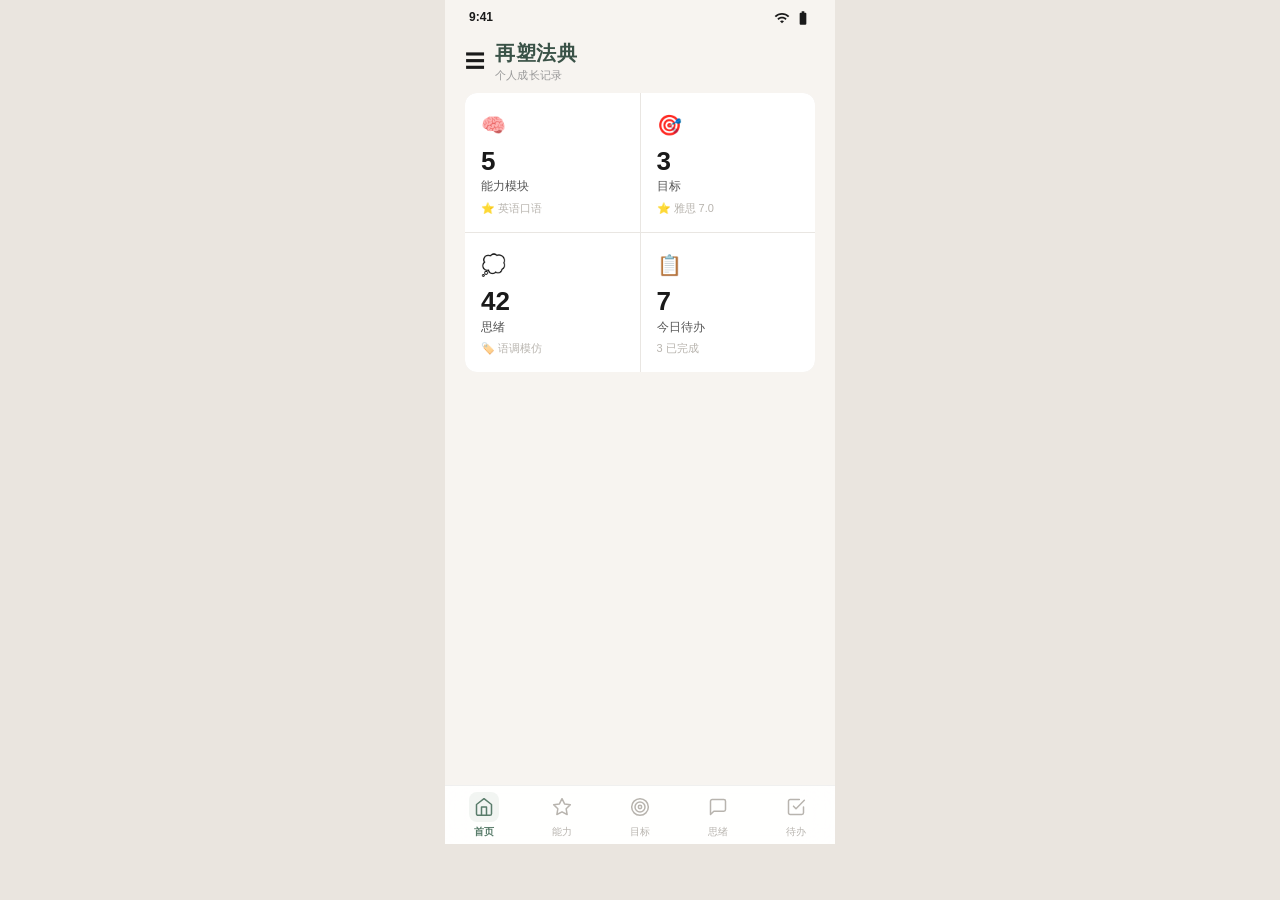
<file: prototype/ui-redesign.html>
<!DOCTYPE html>
<html lang="zh-CN">
<head>
  <meta charset="UTF-8">
  <meta name="viewport" content="width=device-width,initial-scale=1,maximum-scale=1,user-scalable=no">
  <title>再塑法典 — UI Redesign v3.1 Prototype</title>
  <style>
    /* ===== Design Token System ===== */
    :root {
      --color-primary: #5a7d6b;
      --color-primary-dark: #3a5247;
      --color-primary-light: rgba(90,125,107,0.08);
      --color-primary-50: #E1F5EE;

      --bg-page: #f7f4f0;
      --bg-surface: #ffffff;
      --bg-inset: #f1ede8;

      --text-primary: #1a1a1a;
      --text-secondary: #555555;
      --text-tertiary: #999999;
      --text-hint: #b8b4ae;

      --color-success: #0F6E56;
      --color-warning: #854F0B;
      --color-warning-bg: #FAEEDA;
      --color-danger: #A32D2D;
      --color-danger-bg: #FCEBEB;
      --color-info: #185FA5;
      --color-info-bg: #E6F1FB;
      --color-derived: #534AB7;
      --color-derived-bg: #EEEDFE;
      --color-issue: #D85A30;
      --color-issue-bg: #FAECE7;
      --color-insight: #D4A017;
      --color-insight-bg: #FAEEDA;

      --border-light: rgba(0,0,0,0.06);
      --border-default: rgba(0,0,0,0.10);

      --font-sans: -apple-system, BlinkMacSystemFont, "SF Pro Display", "PingFang SC", "Helvetica Neue", "Microsoft YaHei", sans-serif;

      --sp-1: 4px; --sp-2: 8px; --sp-3: 12px; --sp-4: 16px;
      --sp-5: 20px; --sp-6: 24px; --sp-8: 32px; --sp-10: 40px;

      --r-sm: 8px; --r-md: 12px; --r-lg: 16px;

      --ease-out: cubic-bezier(0.16, 1, 0.3, 1);
      --ease-spring: cubic-bezier(0.34, 1.56, 0.64, 1);
      --duration-fast: 150ms;
      --duration-normal: 250ms;
      --duration-slow: 400ms;

      --shadow-xs: 0 1px 2px rgba(0,0,0,0.04);
      --shadow-sm: 0 1px 4px rgba(0,0,0,0.05);
    }

    /* ===== Reset ===== */
    *, *::before, *::after { box-sizing: border-box; margin: 0; padding: 0; }
    html { font-size: 16px; -webkit-text-size-adjust: 100%; }
    body {
      font-family: var(--font-sans);
      background: #eae5df;
      color: var(--text-primary);
      line-height: 1.6;
      min-height: 100vh;
      display: flex;
      justify-content: center;
      -webkit-font-smoothing: antialiased;
      -webkit-tap-highlight-color: transparent;
    }

    /* ===== Phone Frame ===== */
    .phone-frame {
      width: 390px;
      max-height: 844px;
      background: var(--bg-page);
      position: relative;
      overflow: hidden;
      display: flex;
      flex-direction: column;
    }
    @media (max-width: 430px) {
      body { background: var(--bg-page); }
      .phone-frame { width: 100%; max-height: none; min-height: 100vh; }
    }

    /* ===== Status Bar ===== */
    .status-bar {
      display: flex; justify-content: space-between; align-items: center;
      padding: 8px 24px 0; font-size: 12px; font-weight: 600;
      color: var(--text-primary); flex-shrink: 0;
    }
    .status-icons { display: flex; gap: 5px; align-items: center; }
    .status-icons svg { width: 16px; height: 16px; }

    /* ===== Top Bar ===== */
    .top-bar {
      display: flex; align-items: center; justify-content: space-between;
      padding: 10px 20px 8px;
      background: var(--bg-page);
      flex-shrink: 0;
    }
    .top-bar-left { display: flex; align-items: center; gap: 10px; }
    .top-bar-title {
      font-size: 20px; font-weight: 700;
      color: var(--color-primary-dark);
      letter-spacing: 0.5px;
    }
    .top-bar-subtitle {
      font-size: 11px; color: var(--text-tertiary);
      margin-top: -2px; letter-spacing: 0.2px;
    }
    .top-bar-actions { display: flex; gap: 4px; }
    .top-bar-btn {
      width: 36px; height: 36px;
      display: flex; align-items: center; justify-content: center;
      border-radius: var(--r-sm);
      cursor: pointer;
      transition: all var(--duration-fast) var(--ease-out);
      background: transparent;
      border: none;
    }
    .top-bar-btn:active { background: rgba(0,0,0,0.05); transform: scale(0.92); }
    .top-bar-btn svg { width: 20px; height: 20px; color: var(--color-primary); }
    .hamburger { font-size: 20px; cursor: pointer; line-height: 1; }

    /* ===== Main Content ===== */
    .main-scroll {
      flex: 1; overflow-y: auto; padding: 0 20px 100px;
      -webkit-overflow-scrolling: touch;
    }
    .main-scroll::-webkit-scrollbar { display: none; }

    /* ===== 解放脑 Alert Banner ===== */
    .liberation-banner {
      position: relative;
      margin: 8px 0 16px;
      padding: 14px 16px 14px 48px;
      border-radius: var(--r-md);
      background: linear-gradient(135deg, rgba(90,125,107,0.06) 0%, rgba(90,125,107,0.02) 100%);
      border-left: 3px solid var(--color-primary);
      cursor: pointer;
      transition: all var(--duration-normal) var(--ease-out);
      overflow: hidden;
    }
    .liberation-banner::before {
      content: ''; position: absolute;
      top: -10px; right: -10px; width: 60px; height: 60px;
      border-radius: 50%;
      background: radial-gradient(circle, rgba(90,125,107,0.06) 0%, transparent 70%);
    }
    .liberation-banner:active { transform: scale(0.98); }
    .liberation-icon {
      position: absolute; left: 14px; top: 50%; transform: translateY(-50%);
      width: 24px; height: 24px;
      display: flex; align-items: center; justify-content: center;
    }
    .liberation-icon svg { width: 22px; height: 22px; color: var(--color-primary); opacity: 0.7; }
    .liberation-text {
      font-size: 14px; color: var(--text-secondary);
      line-height: 1.6;
      font-style: italic;
      transition: opacity 0.3s ease;
    }
    .liberation-source {
      font-size: 10px; color: var(--text-hint);
      margin-top: 4px;
    }
    .liberation-dots {
      display: flex; gap: 4px; margin-top: 8px; justify-content: flex-end;
    }
    .liberation-dot {
      width: 5px; height: 5px; border-radius: 50%;
      background: var(--text-hint); opacity: 0.3;
      transition: all var(--duration-fast);
    }
    .liberation-dot.active { opacity: 1; background: var(--color-primary); }

    /* ===== Home Grid —轻量线条风格 ===== */
    .home-grid {
      display: grid; grid-template-columns: 1fr 1fr; gap: 1px;
      background: var(--border-light);
      border-radius: var(--r-md);
      overflow: hidden;
      margin-bottom: 20px;
    }
    .home-cell {
      background: var(--bg-surface);
      padding: 16px;
      cursor: pointer;
      transition: background var(--duration-fast);
      display: flex;
      flex-direction: column;
      align-items: flex-start;
    }
    .home-cell:active { background: var(--bg-inset); }
    .home-cell-icon {
      font-size: 20px; margin-bottom: 6px;
    }
    .home-cell-num {
      font-size: 26px; font-weight: 700;
      color: var(--text-primary); line-height: 1.1;
    }
    .home-cell-label {
      font-size: 12px; color: var(--text-secondary);
      margin-top: 2px;
    }
    .home-cell-sub {
      font-size: 11px; color: var(--text-hint);
      margin-top: 4px; line-height: 1.4;
      white-space: nowrap; overflow: hidden; text-overflow: ellipsis;
      max-width: 100%;
    }

    /* ===== Section Divider with Icon ===== */
    .section-divider {
      display: flex; align-items: center; gap: 10px;
      padding: 18px 0 10px;
    }
    .section-divider-icon {
      width: 18px; height: 18px;
      display: flex; align-items: center; justify-content: center;
      flex-shrink: 0;
    }
    .section-divider-icon svg { width: 18px; height: 18px; }
    .section-divider-text {
      font-size: 13px; font-weight: 600;
      color: var(--text-tertiary);
      letter-spacing: 0.5px;
    }
    .section-divider-line {
      flex: 1; height: 0.5px;
      background: linear-gradient(90deg, var(--border-light), transparent);
    }
    .section-divider-action {
      font-size: 12px; color: var(--color-primary);
      cursor: pointer; font-weight: 500;
    }

    /* ===== 思绪条目 — 左侧竖线+图标 ===== */
    .thought-item {
      display: flex; gap: 0; padding: 14px 0;
      border-bottom: 0.5px solid rgba(0,0,0,0.04);
      cursor: pointer; position: relative;
    }
    .thought-item:last-child { border-bottom: none; }
    .thought-item:active { background: rgba(0,0,0,0.015); }
    .thought-rail {
      width: 36px; flex-shrink: 0;
      display: flex; flex-direction: column; align-items: center;
    }
    .thought-rail-icon {
      width: 28px; height: 28px; border-radius: var(--r-sm);
      display: flex; align-items: center; justify-content: center;
      flex-shrink: 0; font-size: 14px;
    }
    .thought-rail-line {
      flex: 1; width: 1.5px; margin-top: 6px;
      background: var(--border-light);
    }
    .thought-body { flex: 1; min-width: 0; }
    .thought-title {
      font-size: 15px; font-weight: 500; color: var(--text-primary);
      line-height: 1.5; display: flex; align-items: flex-start; gap: 6px;
    }
    .thought-title .stars { flex-shrink: 0; margin-top: 3px; }
    .thought-text {
      font-size: 13px; color: var(--text-secondary);
      line-height: 1.7; margin-top: 4px;
      white-space: pre-wrap; word-break: break-word;
    }
    .thought-meta {
      display: flex; align-items: center; gap: 6px;
      font-size: 11px; color: var(--text-tertiary);
      margin-top: 8px; flex-wrap: wrap;
    }
    .thought-link {
      display: inline-flex; align-items: center; gap: 3px;
      font-size: 11px; color: var(--color-primary);
      padding: 2px 0; margin-top: 4px;
    }
    .thought-link svg { width: 12px; height: 12px; }
    .thought-actions {
      display: flex; gap: 2px; flex-shrink: 0;
      margin-left: 8px; align-items: flex-start; padding-top: 2px;
    }

    /* ===== 能力卡片 — 无预制图标 ===== */
    .cap-section {
      border-bottom: 0.5px solid rgba(0,0,0,0.04);
      padding-bottom: 4px; margin-bottom: 4px;
    }
    .cap-section:last-child { border-bottom: none; margin-bottom: 0; }
    .cap-header {
      display: flex; align-items: center; gap: 10px;
      padding: 14px 0 8px; cursor: pointer;
    }
    .cap-header:active { background: rgba(0,0,0,0.015); margin: 0 -12px; padding-left: 12px; padding-right: 12px; }
    .cap-name {
      font-size: 16px; font-weight: 600; color: var(--text-primary);
      min-width: 0; white-space: nowrap; overflow: hidden; text-overflow: ellipsis;
    }
    .cap-stats {
      font-size: 11px; color: var(--text-tertiary); margin-top: 2px;
    }
    .cap-actions {
      display: flex; gap: 2px; flex-shrink: 0; align-items: center;
      white-space: nowrap;
    }

    /* 能力展开箭头 */
    .cap-chevron {
      width: 16px; height: 16px; flex-shrink: 0;
      color: var(--text-hint);
      transition: transform var(--duration-normal) var(--ease-out);
      display: flex; align-items: center; justify-content: center;
    }
    .cap-chevron svg { width: 14px; height: 14px; }
    .cap-chevron.expanded { transform: rotate(90deg); }

    /* 专项列表折叠 */
    .proj-list {
      padding-left: 12px;
      overflow: hidden;
      max-height: 0;
      opacity: 0;
      transition: max-height 0.35s var(--ease-out), opacity 0.25s ease, padding 0.3s ease;
      padding-top: 0; padding-bottom: 0;
    }
    .proj-list.expanded {
      max-height: 1000px;
      opacity: 1;
      padding-top: 2px;
      padding-bottom: 4px;
    }
    .proj-item {
      display: flex; align-items: center; gap: 8px;
      padding: 10px 0;
      border-bottom: 0.5px solid rgba(0,0,0,0.03);
      cursor: pointer;
    }
    .proj-item:last-child { border-bottom: none; }
    .proj-item:active { background: rgba(0,0,0,0.015); margin: 0 -8px; padding-left: 8px; padding-right: 8px; border-radius: 6px; }
    .proj-indicator {
      width: 3px; height: 14px; border-radius: 1.5px;
      flex-shrink: 0;
    }
    .proj-item-name { font-size: 14px; color: var(--text-primary); flex: 1; }
    .proj-item-meta { font-size: 11px; color: var(--text-tertiary); }
    .proj-item-actions {
      display: flex; gap: 2px; flex-shrink: 0; align-items: center;
    }
    .proj-item-arrow { color: var(--text-hint); display: flex; align-items: center; }
    .proj-item-arrow svg { width: 14px; height: 14px; }

    /* ===== List Item (home & ability overview) ===== */
    .list-item {
      display: flex; align-items: center; gap: 12px;
      padding: 14px 0;
      border-bottom: 0.5px solid rgba(0,0,0,0.04);
      cursor: pointer;
      transition: background var(--duration-fast);
    }
    .list-item:last-child { border-bottom: none; }
    .list-item:active { background: rgba(0,0,0,0.02); margin: 0 -12px; padding-left: 12px; padding-right: 12px; border-radius: var(--r-sm); }
    .list-item-icon {
      width: 40px; height: 40px;
      border-radius: var(--r-sm);
      display: flex; align-items: center; justify-content: center;
      font-size: 18px; flex-shrink: 0;
    }
    .list-item-body { flex: 1; min-width: 0; }
    .list-item-name {
      font-size: 15px; font-weight: 500;
      color: var(--text-primary);
      white-space: nowrap; overflow: hidden; text-overflow: ellipsis;
    }
    .list-item-meta {
      font-size: 11px; color: var(--text-tertiary);
      margin-top: 2px;
    }
    .list-item-end {
      display: flex; align-items: center; gap: 6px;
      flex-shrink: 0;
    }
    .list-item-badge {
      min-width: 22px; height: 22px;
      border-radius: 11px;
      display: flex; align-items: center; justify-content: center;
      font-size: 11px; font-weight: 600;
      padding: 0 6px;
    }
    .list-item-arrow {
      color: var(--text-hint); font-size: 12px;
    }
    .list-item-arrow svg { width: 14px; height: 14px; }

    /* ===== Progress Line ===== */
    .progress-line {
      height: 2px; background: var(--bg-inset);
      border-radius: 1px; margin-top: 6px; overflow: hidden;
    }
    .progress-fill {
      height: 100%; border-radius: 1px;
      transition: width var(--duration-slow) var(--ease-out);
    }

    /* ===== Tabs — 线条风格 ===== */
    .tabs {
      display: flex; gap: 0;
      border-bottom: 1.5px solid var(--border-light);
      margin-bottom: 16px;
    }
    .tab {
      flex: 1; text-align: center;
      padding: 10px 0;
      font-size: 13px; font-weight: 500;
      color: var(--text-tertiary);
      cursor: pointer;
      transition: all var(--duration-fast) var(--ease-out);
      user-select: none;
      position: relative;
      border: none; background: none;
      font-family: var(--font-sans);
    }
    .tab::after {
      content: '';
      position: absolute; bottom: -1.5px; left: 20%; right: 20%;
      height: 2px; border-radius: 1px;
      background: var(--color-primary);
      transform: scaleX(0);
      transition: transform var(--duration-normal) var(--ease-out);
    }
    .tab.active { color: var(--color-primary); font-weight: 600; }
    .tab.active::after { transform: scaleX(1); }

    /* ===== Entry Card — 轻量列表 ===== */
    .entry-row {
      padding: 14px 0;
      border-bottom: 0.5px solid rgba(0,0,0,0.04);
      cursor: pointer;
    }
    .entry-row:last-child { border-bottom: none; }
    .entry-row:active { background: rgba(0,0,0,0.015); margin: 0 -12px; padding-left: 12px; padding-right: 12px; border-radius: var(--r-sm); }
    .entry-row-header {
      display: flex; align-items: center; justify-content: space-between;
      margin-bottom: 4px;
    }
    .entry-row-title {
      font-size: 14px; font-weight: 500;
      color: var(--text-primary);
      flex: 1; min-width: 0;
      white-space: nowrap; overflow: hidden; text-overflow: ellipsis;
    }
    .entry-row-text {
      font-size: 13px; color: var(--text-secondary);
      line-height: 1.6; white-space: pre-wrap;
      word-break: break-word;
    }
    .entry-row-meta {
      display: flex; align-items: center; gap: 8px;
      font-size: 11px; color: var(--text-tertiary);
      margin-top: 6px; flex-wrap: wrap;
    }
    .entry-row-actions {
      display: flex; gap: 2px; flex-shrink: 0; margin-left: 6px;
    }
    .entry-action-btn {
      background: none; border: none; font-size: 13px;
      cursor: pointer; width: 26px; height: 26px;
      display: flex; align-items: center; justify-content: center;
      border-radius: 6px; transition: background var(--duration-fast);
    }
    .entry-action-btn:active { background: rgba(0,0,0,0.06); }

    /* ===== Tags — 轻量胶囊 ===== */
    .tag {
      display: inline-flex; align-items: center;
      color: var(--text-secondary);
      font-size: 11px;
      padding: 1px 8px;
      border-radius: var(--r-sm);
      background: var(--bg-inset);
    }
    .tag.primary { background: var(--color-primary-light); color: var(--color-primary); }
    .tag.warning { background: var(--color-warning-bg); color: var(--color-warning); }

    /* ===== Importance Stars ===== */
    .stars { display: inline-flex; gap: 1px; }
    .stars .on { color: #f0a030; }
    .stars .off { color: #ddd; }

    /* ===== Todo Row — 列表行 ===== */
    .todo-row {
      display: flex; align-items: flex-start; gap: 12px;
      padding: 12px 0;
      border-bottom: 0.5px solid rgba(0,0,0,0.04);
      cursor: pointer;
    }
    .todo-row:last-child { border-bottom: none; }
    .todo-check {
      width: 20px; height: 20px;
      border-radius: 50%;
      border: 2px solid var(--border-default);
      display: flex; align-items: center; justify-content: center;
      flex-shrink: 0; margin-top: 1px;
      cursor: pointer;
      transition: all var(--duration-fast) var(--ease-out);
      background: none;
    }
    .todo-check.done {
      background: var(--color-primary);
      border-color: var(--color-primary);
    }
    .todo-check.done svg { opacity: 1; }
    .todo-check svg { width: 12px; height: 12px; color: #fff; opacity: 0; }
    .todo-body { flex: 1; min-width: 0; }
    .todo-text { font-size: 14px; color: var(--text-primary); line-height: 1.5; }
    .todo-text.done { text-decoration: line-through; color: var(--text-tertiary); }
    .todo-source { font-size: 11px; color: var(--text-hint); margin-top: 2px; }
    .todo-end { display: flex; gap: 4px; align-items: center; flex-shrink: 0; }

    /* ===== Bottom Navigation ===== */
    .bottom-nav {
      position: absolute; bottom: 0; left: 0; right: 0;
      display: flex;
      background: rgba(255,255,255,0.92);
      backdrop-filter: blur(20px);
      -webkit-backdrop-filter: blur(20px);
      border-top: 0.5px solid var(--border-light);
      padding-bottom: env(safe-area-inset-bottom, 20px);
      flex-shrink: 0; z-index: 100;
    }
    .nav-item {
      flex: 1;
      display: flex; flex-direction: column;
      align-items: center;
      padding: 6px 0 4px;
      cursor: pointer;
      transition: all var(--duration-fast) var(--ease-out);
      user-select: none;
    }
    .nav-item.active .nav-icon-wrap { background: var(--color-primary-light); }
    .nav-item.active .nav-icon-svg { color: var(--color-primary); }
    .nav-item.active .nav-label { color: var(--color-primary); font-weight: 600; }
    .nav-icon-wrap {
      width: 30px; height: 30px;
      border-radius: var(--r-sm);
      display: flex; align-items: center; justify-content: center;
      margin-bottom: 2px;
      transition: all var(--duration-fast) var(--ease-out);
    }
    .nav-icon-svg { width: 20px; height: 20px; color: var(--text-hint); transition: color var(--duration-fast); }
    .nav-label { font-size: 10px; color: var(--text-hint); transition: all var(--duration-fast) var(--ease-out); }

    /* ===== Page transitions ===== */
    .page-view { display: none; animation: pageIn 0.25s var(--ease-out); }
    .page-view.active { display: block; }
    @keyframes pageIn {
      from { opacity: 0; transform: translateY(6px); }
      to { opacity: 1; transform: translateY(0); }
    }

    /* ===== Toast ===== */
    .toast {
      position: fixed; top: 60px; left: 50%; transform: translateX(-50%);
      background: rgba(26,26,26,0.88); color: white; padding: 10px 20px;
      border-radius: 9999px; font-size: 13px; z-index: 500;
      animation: toastIn 0.3s var(--ease-out);
      backdrop-filter: blur(10px); white-space: nowrap;
    }
    @keyframes toastIn {
      from { opacity: 0; transform: translateX(-50%) translateY(-10px); }
      to { opacity: 1; transform: translateX(-50%) translateY(0); }
    }

    /* ===== Search Bar ===== */
    .search-bar { position: relative; margin-bottom: 12px; }
    .search-bar input {
      width: 100%; padding: 10px 14px 10px 38px;
      border: 1px solid var(--border-light);
      border-radius: var(--r-md);
      font-size: 14px; font-family: var(--font-sans);
      background: var(--bg-surface); color: var(--text-primary);
      outline: none; transition: all var(--duration-fast);
    }
    .search-bar input:focus { border-color: var(--color-primary); box-shadow: 0 0 0 3px var(--color-primary-light); }
    .search-bar input::placeholder { color: var(--text-hint); }
    .search-bar-icon {
      position: absolute; left: 12px; top: 50%; transform: translateY(-50%);
      width: 16px; height: 16px; color: var(--text-hint);
    }

    /* ===== Floating Action Button (FAB) ===== */
    .page-fab {
      position: fixed;
      right: 20px; bottom: 88px;
      width: 44px; height: 44px;
      border: none; border-radius: 50%;
      background: var(--color-primary); color: #fff;
      font-size: 22px; cursor: pointer;
      display: none; /* hidden by default, shown per-page */
      align-items: center; justify-content: center;
      box-shadow: 0 4px 12px rgba(90,125,107,0.35);
      z-index: 200;
      transition: transform var(--duration-fast), box-shadow var(--duration-fast);
    }
    .page-fab:active { transform: scale(0.9); }
    .page-fab.visible { display: flex; }

    /* ===== Inline Illustration — 装饰性小插画 ===== */
    .deco-leaf {
      position: absolute; opacity: 0.04; pointer-events: none;
    }

    /* ===== Empty State ===== */
    .empty-state {
      text-align: center; padding: 40px 20px;
      color: var(--text-hint); font-size: 14px;
    }

    /* ===== Project Detail — 保留原有设计，仅统一 token ===== */
    .project-header {
      display: flex; align-items: center; gap: 8px;
      padding: 4px 0 12px;
    }
    .project-back {
      font-size: 13px; color: var(--color-primary);
      cursor: pointer; padding: 6px 10px;
      border-radius: var(--r-sm); white-space: nowrap;
      font-weight: 500; border: none; background: none;
      display: flex; align-items: center; gap: 4px;
      transition: background var(--duration-fast);
      font-family: var(--font-sans);
    }
    .project-back:active { background: var(--color-primary-light); }
    .project-back svg { width: 14px; height: 14px; }
    .project-title-text {
      font-size: 16px; font-weight: 600; flex: 1; min-width: 0;
      white-space: nowrap; overflow: hidden; text-overflow: ellipsis;
    }

    .stats-strip {
      display: flex; align-items: center; gap: 6px;
      padding: 6px 0 12px;
      border-bottom: 0.5px solid var(--border-light);
      font-size: 11px; color: var(--text-tertiary);
    }
    .stats-strip b { color: var(--text-primary); font-weight: 600; }
    .stats-strip .dot-sep { width: 3px; height: 3px; border-radius: 50%; background: var(--text-hint); }

    /* Section headers */
    .proj-section {
      padding: 14px 0 4px;
      display: flex; align-items: center; gap: 10px;
    }
    .proj-section-icon {
      width: 28px; height: 28px; border-radius: var(--r-sm);
      display: flex; align-items: center; justify-content: center;
      flex-shrink: 0;
    }
    .proj-section-icon svg { width: 16px; height: 16px; }
    .proj-section-title {
      font-size: 13px; font-weight: 600;
      color: var(--text-primary); letter-spacing: 0.3px;
    }
    .proj-section-line { flex: 1; height: 0.5px; background: var(--border-light); margin-left: 6px; }

    /* Timeline */
    .timeline { position: relative; padding-left: 28px; }
    .timeline::before {
      content: ''; position: absolute;
      left: 13px; top: 8px; bottom: 8px;
      width: 2px; border-radius: 1px; opacity: 0.2;
    }
    .timeline.track::before { background: var(--color-primary); }
    .timeline.issue::before { background: var(--color-issue); }
    .timeline.insight::before { background: var(--color-insight); }

    .timeline-item {
      position: relative; padding: 10px 0 10px 20px;
      cursor: pointer; transition: background var(--duration-fast);
    }
    .timeline-item::before {
      content: ''; position: absolute; left: -20px; top: 50%;
      width: 8px; height: 0.5px; background: var(--border-default);
    }
    .timeline-item:active { background: rgba(0,0,0,0.015); border-radius: var(--r-sm); }

    .timeline-dot {
      position: absolute; left: -25px; top: 50%; transform: translateY(-50%);
      width: 10px; height: 10px; border-radius: 50%; z-index: 1;
    }
    .timeline-dot.primary {
      background: var(--color-primary);
      box-shadow: 0 0 0 3px var(--color-primary-light);
    }
    .timeline-dot.derived {
      background: transparent; border: 2px solid var(--color-derived);
      box-shadow: 0 0 0 3px var(--color-derived-bg);
    }
    .timeline-dot.issue {
      width: 8px; height: 8px; background: var(--color-issue);
      box-shadow: 0 0 0 3px var(--color-issue-bg);
    }
    .timeline-dot.insight {
      width: 8px; height: 8px; background: var(--color-insight);
      box-shadow: 0 0 0 3px var(--color-insight-bg);
    }
    .timeline-dot.issue.resolved { opacity: 0.45; }

    .timeline-name { font-size: 14px; font-weight: 500; color: var(--text-primary); }
    .timeline-sub { font-size: 11px; color: var(--text-tertiary); margin-top: 2px; }
    .timeline-badges { display: flex; gap: 6px; margin-top: 6px; flex-wrap: wrap; }
    .timeline-badge {
      display: inline-flex; align-items: center; gap: 3px;
      font-size: 10px; color: var(--text-tertiary);
      background: rgba(0,0,0,0.03); padding: 2px 8px; border-radius: 9999px;
    }
    .timeline-badge svg { width: 10px; height: 10px; }
    .timeline-entry-actions {
      display: flex; gap: 2px; flex-shrink: 0; margin-left: 8px;
    }
    .timeline-entry-actions button {
      background: none; border: none; font-size: 12px;
      cursor: pointer; width: 26px; height: 26px;
      display: flex; align-items: center; justify-content: center;
      border-radius: 6px;
    }
    .timeline-entry-actions button:active { background: rgba(0,0,0,0.06); }

    /* Issue / Insight items in timeline */
    .timeline-ii {
      display: flex; align-items: flex-start; padding: 12px 0 8px 20px;
      cursor: pointer; position: relative;
    }
    .timeline-ii::before {
      content: ''; position: absolute; left: -20px; top: 50%;
      width: 8px; height: 0.5px; background: var(--border-default);
    }
    .timeline-ii:active { background: rgba(0,0,0,0.015); border-radius: var(--r-sm); }
    .timeline-ii-name { font-size: 14px; font-weight: 500; flex: 1; line-height: 1.4; }
    .timeline-ii-actions {
      display: flex; gap: 2px; flex-shrink: 0; margin-left: 8px;
    }
    .timeline-ii-actions button {
      background: none; border: none; font-size: 12px;
      cursor: pointer; width: 26px; height: 26px;
      display: flex; align-items: center; justify-content: center;
      border-radius: 6px;
    }
    .timeline-ii-actions button:active { background: rgba(0,0,0,0.06); }

    .proj-issue-check {
      position: absolute; top: 50%; left: 50%;
      transform: translate(-50%,-50%); pointer-events: none;
    }
    .proj-thought-line {
      font-size: 11px; color: #888; padding: 2px 0 0 0;
      white-space: nowrap; overflow: hidden; text-overflow: ellipsis;
    }

    /* Separator */
    .sep {
      display: flex; align-items: center; padding: 6px 0; gap: 8px;
    }
    .sep-dot { width: 3px; height: 3px; border-radius: 50%; background: var(--text-hint); }
    .sep-line { flex: 1; height: 0.5px; background: linear-gradient(90deg, transparent, var(--border-light), transparent); }

    /* Section collapse arrow */
    .proj-sec-arrow {
      width: 16px; height: 16px; flex-shrink: 0;
      color: var(--text-hint); transition: transform 0.2s; cursor: pointer;
    }
    .proj-sec-arrow.rotated { transform: rotate(-90deg); }

    /* Graph Panel */
    .graph-panel {
      overflow: hidden; max-height: 0; opacity: 0;
      transition: max-height 0.45s var(--ease-out), opacity 0.3s ease;
    }
    .graph-panel.open { max-height: 600px; opacity: 1; }
    .graph-panel-inner {
      margin: 4px 0 10px; padding: 16px 12px;
      background: rgba(255,255,255,0.6);
      border-radius: var(--r-md);
      border: 0.5px solid var(--border-light);
    }
    .graph-panel-inner svg { display: block; width: 100%; height: auto; }

    /* Todo fold */
    .proj-tf { margin-top: 10px; padding-top: 8px; border-top: 0.5px dashed var(--border-light); }
    .proj-tf-label {
      font-size: 11px; color: var(--text-tertiary); cursor: pointer;
      display: flex; align-items: center; gap: 5px;
    }
    .proj-tf-label svg { width: 10px; height: 10px; flex-shrink: 0; transition: transform 0.2s; }
    .proj-tf-label svg.open { transform: rotate(90deg); }
    .proj-tf-bar { height: 3px; background: var(--bg-inset); border-radius: 2px; margin: 6px 0; overflow: hidden; }
    .proj-tf-bar-fill { height: 100%; border-radius: 2px; transition: width 0.3s ease; }
    .proj-tr { display: flex; align-items: center; gap: 6px; padding: 4px 0; font-size: 12px; color: var(--text-tertiary); }
    .proj-tc {
      width: 14px; height: 14px; border-radius: 50%; border: 1.5px solid #ccc;
      display: flex; align-items: center; justify-content: center;
      flex-shrink: 0; font-size: 8px; cursor: pointer; transition: all 0.15s;
    }
    .proj-tc.done { border-color: var(--color-primary); background: var(--color-primary); color: white; }

    /* FAB buttons */
    .fab-group {
      position: absolute; bottom: 76px; left: 50%; transform: translateX(-50%);
      display: flex; gap: 8px; width: calc(100% - 40px); z-index: 50;
    }
    .fab {
      flex: 1; padding: 11px 8px; border-radius: var(--r-lg);
      font-size: 13px; font-weight: 500; text-align: center;
      cursor: pointer; border: none;
      box-shadow: var(--shadow-sm);
      transition: all var(--duration-fast) var(--ease-out);
      display: flex; align-items: center; justify-content: center; gap: 4px;
      font-family: var(--font-sans);
    }
    .fab:active { transform: scale(0.96); }
    .fab svg { width: 14px; height: 14px; }
    .fab.pri { background: var(--color-primary); color: white; }
    .fab.gho { background: var(--bg-surface); color: var(--text-secondary); border: 0.5px solid var(--border-light); }
    .fab.thi { background: var(--bg-surface); color: var(--color-insight); border: 0.5px solid var(--border-light); }

    /* Empty state in project */
    .proj-empty {
      text-align: center; padding: 20px 0 8px;
      font-size: 13px; color: var(--text-hint);
    }
    .proj-empty-btn {
      display: inline-block; margin-top: 8px;
      padding: 6px 16px; border-radius: var(--r-sm);
      background: var(--color-primary-light); color: var(--color-primary);
      font-size: 12px; cursor: pointer; border: none;
      transition: transform var(--duration-fast);
    }
    .proj-empty-btn:active { transform: scale(0.95); }

    /* Note hint */
    .proj-note-hint {
      font-size: 10px; color: var(--text-tertiary); margin-left: 4px;
    }

    /* Graph wrap */
    .proj-graph-wrap {
      overflow: hidden; border-radius: var(--r-sm);
      background: rgba(255,255,255,0.3);
      cursor: grab; touch-action: none;
      user-select: none; -webkit-user-select: none;
    }
    .proj-graph-wrap svg { display: block; width: 100%; height: auto; pointer-events: none; }
  </style>
</head>
<body>

<div class="phone-frame" id="app">
  <!-- Status Bar -->
  <div class="status-bar">
    <span>9:41</span>
    <div class="status-icons">
      <svg viewBox="0 0 24 24" fill="currentColor"><path d="M1 9l2 2c4.97-4.97 13.03-4.97 18 0l2-2C16.93 2.93 7.08 2.93 1 9zm8 8l3 3 3-3c-1.65-1.66-4.34-1.66-6 0zm-4-4l2 2c2.76-2.76 7.24-2.76 10 0l2-2C15.14 9.14 8.87 9.14 5 13z"/></svg>
      <svg viewBox="0 0 24 24" fill="currentColor"><path d="M15.67 4H14V2h-4v2H8.33C7.6 4 7 4.6 7 5.33v15.33C7 21.4 7.6 22 8.33 22h7.33c.74 0 1.34-.6 1.34-1.33V5.33C17 4.6 16.4 4 15.67 4z"/></svg>
    </div>
  </div>

  <!-- Top Bar -->
  <div class="top-bar">
    <div class="top-bar-left">
      <span class="hamburger" onclick="showToast('设置菜单')">&#9776;</span>
      <div>
        <div class="top-bar-title" id="topTitle">再塑法典</div>
        <div class="top-bar-subtitle" id="topSubtitle">个人成长记录</div>
      </div>
    </div>
    <div class="top-bar-actions">
      <!-- No notification button — keep original hamburger only -->
    </div>
  </div>

  <!-- Main Scrollable Content -->
  <div class="main-scroll" id="mainScroll">

    <!-- === PAGE: Home === -->
    <div class="page-view active" id="page-home">

      <!-- 轻量四宫格 -->
      <div class="home-grid">
        <div class="home-cell" onclick="switchPage('ability')">
          <span class="home-cell-icon">🧠</span>
          <span class="home-cell-num">5</span>
          <span class="home-cell-label">能力模块</span>
          <span class="home-cell-sub">⭐ 英语口语</span>
        </div>
        <div class="home-cell" onclick="switchPage('goals')">
          <span class="home-cell-icon">🎯</span>
          <span class="home-cell-num">3</span>
          <span class="home-cell-label">目标</span>
          <span class="home-cell-sub">⭐ 雅思 7.0</span>
        </div>
        <div class="home-cell" onclick="switchPage('thoughts')">
          <span class="home-cell-icon">💭</span>
          <span class="home-cell-num">42</span>
          <span class="home-cell-label">思绪</span>
          <span class="home-cell-sub">🏷️ 语调模仿</span>
        </div>
        <div class="home-cell" onclick="switchPage('todos')">
          <span class="home-cell-icon">📋</span>
          <span class="home-cell-num">7</span>
          <span class="home-cell-label">今日待办</span>
          <span class="home-cell-sub">3 已完成</span>
        </div>
      </div>

    </div>

    <!-- === PAGE: Ability === -->
    <div class="page-view" id="page-ability">
      <div class="tabs">
        <button class="tab" onclick="selectTab(this)">🧠 解放脑</button>
        <button class="tab active" onclick="selectTab(this)">💪 独立自主</button>
        <button class="tab" onclick="selectTab(this)">🎨 外交墙</button>
      </div>

      <!-- 能力 1：英语口语 -->
      <div class="cap-section">
        <div class="cap-header" onclick="toggleCapSection(this)">
          <span class="cap-chevron"><svg viewBox="0 0 24 24" fill="none" stroke="currentColor" stroke-width="2.5" stroke-linecap="round" stroke-linejoin="round"><path d="M9 18l6-6-6-6"/></svg></span>
          <div style="flex:1;min-width:0;">
            <div class="cap-name">英语口语 <span class="stars"><span class="on">★</span><span class="on">★</span><span class="on">★</span><span class="off">★</span></span></div>
            <div class="cap-stats">3 个专项 · 12 条行为记录</div>
          </div>
          <div class="cap-actions">
            <button class="entry-action-btn" onclick="event.stopPropagation(); showToast('完成')">✅</button>
            <button class="entry-action-btn" onclick="event.stopPropagation(); showToast('编辑')">✏️</button>
            <button class="entry-action-btn" onclick="event.stopPropagation(); showToast('删除')">🗑️</button>
            <button class="entry-action-btn" style="font-size:11px;color:var(--color-primary);font-weight:600;" onclick="event.stopPropagation(); showToast('新增专项')">+专项</button>
          </div>
        </div>
        <div class="proj-list">
          <div class="proj-item" onclick="switchPage('project')">
            <div class="proj-indicator" style="background: var(--color-primary);"></div>
            <div style="flex:1;">
              <div class="proj-item-name">日常跟读训练 <span class="stars" style="margin-left:2px"><span class="on">★</span><span class="on">★</span><span class="off">★</span></span></div>
              <div class="proj-item-meta">3 行为 · 2 问题 · 1 收获 · 💭2</div>
            </div>
            <div class="proj-item-actions">
              <button class="entry-action-btn" style="font-size:11px" onclick="event.stopPropagation(); showToast('完成')">✅</button>
              <button class="entry-action-btn" style="font-size:11px" onclick="event.stopPropagation(); showToast('编辑')">✏️</button>
              <button class="entry-action-btn" style="font-size:11px" onclick="event.stopPropagation(); showToast('删除')">🗑️</button>
            </div>
            <span class="proj-item-arrow"><svg viewBox="0 0 24 24" fill="none" stroke="currentColor" stroke-width="2" stroke-linecap="round"><path d="M9 18l6-6-6-6"/></svg></span>
          </div>

          <div class="proj-item" onclick="switchPage('project')">
            <div class="proj-indicator" style="background: var(--color-primary); opacity:0.6;"></div>
            <div style="flex:1;">
              <div class="proj-item-name">语音学系统学习</div>
              <div class="proj-item-meta">4 行为 · 0 问题 · 0 收获</div>
            </div>
            <div class="proj-item-actions">
              <button class="entry-action-btn" style="font-size:11px" onclick="event.stopPropagation(); showToast('完成')">✅</button>
              <button class="entry-action-btn" style="font-size:11px" onclick="event.stopPropagation(); showToast('编辑')">✏️</button>
              <button class="entry-action-btn" style="font-size:11px" onclick="event.stopPropagation(); showToast('删除')">🗑️</button>
            </div>
            <span class="proj-item-arrow"><svg viewBox="0 0 24 24" fill="none" stroke="currentColor" stroke-width="2" stroke-linecap="round"><path d="M9 18l6-6-6-6"/></svg></span>
          </div>

          <div class="proj-item" onclick="switchPage('project')">
            <div class="proj-indicator" style="background: var(--color-derived);"></div>
            <div style="flex:1;">
              <div class="proj-item-name">影子跟读练习</div>
              <div class="proj-item-meta">3 行为 · 💭1 · 衍生于问题</div>
            </div>
            <div class="proj-item-actions">
              <button class="entry-action-btn" style="font-size:11px" onclick="event.stopPropagation(); showToast('完成')">✅</button>
              <button class="entry-action-btn" style="font-size:11px" onclick="event.stopPropagation(); showToast('编辑')">✏️</button>
              <button class="entry-action-btn" style="font-size:11px" onclick="event.stopPropagation(); showToast('删除')">🗑️</button>
            </div>
            <span class="proj-item-arrow"><svg viewBox="0 0 24 24" fill="none" stroke="currentColor" stroke-width="2" stroke-linecap="round"><path d="M9 18l6-6-6-6"/></svg></span>
          </div>
        </div>
      </div>

      <!-- 能力 2：前端开发 -->
      <div class="cap-section">
        <div class="cap-header" onclick="toggleCapSection(this)">
          <span class="cap-chevron"><svg viewBox="0 0 24 24" fill="none" stroke="currentColor" stroke-width="2.5" stroke-linecap="round" stroke-linejoin="round"><path d="M9 18l6-6-6-6"/></svg></span>
          <div style="flex:1;min-width:0;">
            <div class="cap-name">前端开发 <span class="stars"><span class="on">★</span><span class="on">★</span><span class="off">★</span><span class="off">★</span></span></div>
            <div class="cap-stats">2 个专项 · 5 条行为记录</div>
          </div>
          <div class="cap-actions">
            <button class="entry-action-btn" onclick="event.stopPropagation(); showToast('完成')">✅</button>
            <button class="entry-action-btn" onclick="event.stopPropagation(); showToast('编辑')">✏️</button>
            <button class="entry-action-btn" onclick="event.stopPropagation(); showToast('删除')">🗑️</button>
            <button class="entry-action-btn" style="font-size:11px;color:var(--color-primary);font-weight:600;" onclick="event.stopPropagation(); showToast('新增专项')">+专项</button>
          </div>
        </div>
        <div class="proj-list">
          <div class="proj-item" onclick="switchPage('project')">
            <div class="proj-indicator" style="background: var(--color-warning);"></div>
            <div style="flex:1;">
              <div class="proj-item-name">React 框架实战</div>
              <div class="proj-item-meta">3 行为 · 1 问题 · 1 收获</div>
            </div>
            <div class="proj-item-actions">
              <button class="entry-action-btn" style="font-size:11px" onclick="event.stopPropagation(); showToast('完成')">✅</button>
              <button class="entry-action-btn" style="font-size:11px" onclick="event.stopPropagation(); showToast('编辑')">✏️</button>
              <button class="entry-action-btn" style="font-size:11px" onclick="event.stopPropagation(); showToast('删除')">🗑️</button>
            </div>
            <span class="proj-item-arrow"><svg viewBox="0 0 24 24" fill="none" stroke="currentColor" stroke-width="2" stroke-linecap="round"><path d="M9 18l6-6-6-6"/></svg></span>
          </div>

          <div class="proj-item" onclick="switchPage('project')">
            <div class="proj-indicator" style="background: var(--color-warning); opacity:0.6;"></div>
            <div style="flex:1;">
              <div class="proj-item-name">CSS 动画深入</div>
              <div class="proj-item-meta">2 行为 · 0 问题 · 0 收获</div>
            </div>
            <div class="proj-item-actions">
              <button class="entry-action-btn" style="font-size:11px" onclick="event.stopPropagation(); showToast('完成')">✅</button>
              <button class="entry-action-btn" style="font-size:11px" onclick="event.stopPropagation(); showToast('编辑')">✏️</button>
              <button class="entry-action-btn" style="font-size:11px" onclick="event.stopPropagation(); showToast('删除')">🗑️</button>
            </div>
            <span class="proj-item-arrow"><svg viewBox="0 0 24 24" fill="none" stroke="currentColor" stroke-width="2" stroke-linecap="round"><path d="M9 18l6-6-6-6"/></svg></span>
          </div>
        </div>
      </div>

      <!-- 能力 3：写作练习（已完成状态） -->
      <div class="cap-section" style="opacity:0.5;">
        <div class="cap-header" onclick="toggleCapSection(this)">
          <span class="cap-chevron"><svg viewBox="0 0 24 24" fill="none" stroke="currentColor" stroke-width="2.5" stroke-linecap="round" stroke-linejoin="round"><path d="M9 18l6-6-6-6"/></svg></span>
          <div style="flex:1;min-width:0;">
            <div class="cap-name" style="text-decoration:line-through;">✅ 写作练习</div>
            <div class="cap-stats">1 个专项 · 3 条行为记录</div>
          </div>
          <div class="cap-actions">
            <button class="entry-action-btn" onclick="event.stopPropagation(); showToast('恢复')">🔄</button>
            <button class="entry-action-btn" onclick="event.stopPropagation(); showToast('编辑')">✏️</button>
            <button class="entry-action-btn" onclick="event.stopPropagation(); showToast('删除')">🗑️</button>
          </div>
        </div>
        <div class="proj-list">
          <div class="proj-item" onclick="switchPage('project')">
            <div class="proj-indicator" style="background: var(--text-tertiary);"></div>
            <div style="flex:1;">
              <div class="proj-item-name" style="text-decoration:line-through;">英文日记</div>
              <div class="proj-item-meta">3 行为</div>
            </div>
            <span class="proj-item-arrow"><svg viewBox="0 0 24 24" fill="none" stroke="currentColor" stroke-width="2" stroke-linecap="round"><path d="M9 18l6-6-6-6"/></svg></span>
          </div>
        </div>
      </div>

    </div>

    <!-- === PAGE: Goals === -->
    <div class="page-view" id="page-goals">

      <div class="entry-row">
        <div class="entry-row-header">
          <span class="entry-row-title">雅思口语达到 7.0 分</span>
          <span class="stars"><span class="on">★</span><span class="on">★</span><span class="on">★</span><span class="off">★</span></span>
        </div>
        <div class="entry-row-text">每日跟读训练 30 分钟，每周模拟考试 1 次</div>
        <div class="entry-row-meta">
          <span>2026-05-14</span>
          <span class="tag primary">英语口语</span>
          <div class="entry-row-actions">
            <button class="entry-action-btn" onclick="showToast('编辑')">✏️</button>
            <button class="entry-action-btn" onclick="showToast('删除')">🗑️</button>
            <button class="entry-action-btn" onclick="showToast('完成')">✅</button>
          </div>
        </div>
      </div>

      <div class="entry-row">
        <div class="entry-row-header">
          <span class="entry-row-title">体脂率降至 15%</span>
          <span class="stars"><span class="on">★</span><span class="on">★</span><span class="off">★</span><span class="off">★</span></span>
        </div>
        <div class="entry-row-text">每周运动 4 次，控制饮食摄入</div>
        <div class="entry-row-meta">
          <span>2026-05-10</span>
          <span class="tag warning">健身计划</span>
          <div class="entry-row-actions">
            <button class="entry-action-btn" onclick="showToast('编辑')">✏️</button>
            <button class="entry-action-btn" onclick="showToast('删除')">🗑️</button>
            <button class="entry-action-btn" onclick="showToast('完成')">✅</button>
          </div>
        </div>
      </div>

      <div class="entry-row" style="opacity: 0.5;">
        <div class="entry-row-header">
          <span class="entry-row-title" style="text-decoration: line-through; color: var(--text-tertiary);">完成前端框架学习</span>
          <span style="font-size:12px; color: var(--color-success);">✅ 已完成</span>
        </div>
        <div class="entry-row-meta">
          <span>2026-04-20</span>
          <span class="tag primary">前端开发</span>
          <div class="entry-row-actions">
            <button class="entry-action-btn" onclick="showToast('恢复')">🔄</button>
          </div>
        </div>
      </div>

    </div>

    <!-- === PAGE: Thoughts === -->
    <div class="page-view" id="page-thoughts">
      <div class="search-bar">
        <svg class="search-bar-icon" viewBox="0 0 24 24" fill="none" stroke="currentColor" stroke-width="2" stroke-linecap="round">
          <circle cx="11" cy="11" r="8"/><path d="M21 21l-4.35-4.35"/>
        </svg>
        <input type="text" placeholder="搜索思绪或标签...">
      </div>

      <!-- 思绪 1：有关联能力 -->
      <div class="thought-item">
        <div class="thought-rail">
          <div class="thought-rail-icon" style="background: var(--color-primary-light);">
            <svg viewBox="0 0 24 24" fill="none" stroke="var(--color-primary)" stroke-width="1.8" stroke-linecap="round" stroke-linejoin="round" style="width:15px;height:15px;">
              <path d="M12 2a7 7 0 017 7c0 2.5-1.3 4.7-3.3 6l-.7.5V18h-6v-2.5l-.7-.5A7 7 0 0112 2z"/>
              <path d="M9 21h6"/>
              <path d="M10 18v1.5a2 2 0 004 0V18"/>
            </svg>
          </div>
          <div class="thought-rail-line"></div>
        </div>
        <div class="thought-body">
          <div class="thought-title">语调模仿比发音纠正更优先</div>
          <div class="thought-text">在实际口语练习中发现，语调的自然度比单个音素的准确度更容易被注意到，也更影响交流效果。</div>
          <div class="thought-link">
            <svg viewBox="0 0 24 24" fill="none" stroke="currentColor" stroke-width="2" stroke-linecap="round"><path d="M10 13a5 5 0 007.54.54l3-3a5 5 0 00-7.07-7.07l-1.72 1.71"/><path d="M14 11a5 5 0 00-7.54-.54l-3 3a5 5 0 007.07 7.07l1.71-1.71"/></svg>
            英语口语 · 日常跟读训练 · 行为
          </div>
          <div class="thought-meta">
            <span>2 小时前</span>
            <span class="tag primary">英语口语</span>
            <span class="tag">语调</span>
            <span class="tag">跟读</span>
            <div class="thought-actions">
              <button class="entry-action-btn" onclick="showToast('编辑')">✏️</button>
              <button class="entry-action-btn" onclick="showToast('删除')">🗑️</button>
            </div>
          </div>
        </div>
      </div>

      <!-- 思绪 2：有关联能力 -->
      <div class="thought-item">
        <div class="thought-rail">
          <div class="thought-rail-icon" style="background: var(--color-primary-light);">
            <svg viewBox="0 0 24 24" fill="none" stroke="var(--color-primary)" stroke-width="1.8" stroke-linecap="round" stroke-linejoin="round" style="width:15px;height:15px;">
              <path d="M12 2a7 7 0 017 7c0 2.5-1.3 4.7-3.3 6l-.7.5V18h-6v-2.5l-.7-.5A7 7 0 0112 2z"/>
              <path d="M9 21h6"/>
              <path d="M10 18v1.5a2 2 0 004 0V18"/>
            </svg>
          </div>
          <div class="thought-rail-line"></div>
        </div>
        <div class="thought-body">
          <div class="thought-title">对比美式和英式发音差异</div>
          <div class="thought-text">元音的发音位置是两种口音最大的差异来源，尤其是 /æ/ 和 /ɒ/ 音。</div>
          <div class="thought-link">
            <svg viewBox="0 0 24 24" fill="none" stroke="currentColor" stroke-width="2" stroke-linecap="round"><path d="M10 13a5 5 0 007.54.54l3-3a5 5 0 00-7.07-7.07l-1.72 1.71"/><path d="M14 11a5 5 0 00-7.54-.54l-3 3a5 5 0 007.07 7.07l1.71-1.71"/></svg>
            英语口语 · 语音学系统学习 · 行为
          </div>
          <div class="thought-meta">
            <span>昨天</span>
            <span class="tag primary">英语口语</span>
            <span class="tag">发音</span>
            <div class="thought-actions">
              <button class="entry-action-btn" onclick="showToast('编辑')">✏️</button>
              <button class="entry-action-btn" onclick="showToast('删除')">🗑️</button>
            </div>
          </div>
        </div>
      </div>

      <!-- 思绪 3：独立思绪（无关联） -->
      <div class="thought-item">
        <div class="thought-rail">
          <div class="thought-rail-icon" style="background: var(--bg-inset);">
            <svg viewBox="0 0 24 24" fill="none" stroke="var(--text-tertiary)" stroke-width="1.8" stroke-linecap="round" stroke-linejoin="round" style="width:15px;height:15px;">
              <path d="M18 10h-1.26A8 8 0 109 20h9a5 5 0 000-10z"/>
            </svg>
          </div>
          <div class="thought-rail-line"></div>
        </div>
        <div class="thought-body">
          <div class="thought-title">中文声调对英语语调的干扰</div>
          <div class="thought-text">中文的四声调系统容易让学习者在说英语时过度使用声调变化，导致语调不自然。</div>
          <div class="thought-meta">
            <span>3 天前</span>
            <span class="tag">语言学</span>
            <span class="tag">声调</span>
            <div class="thought-actions">
              <button class="entry-action-btn" onclick="showToast('编辑')">✏️</button>
              <button class="entry-action-btn" onclick="showToast('删除')">🗑️</button>
            </div>
          </div>
        </div>
      </div>

    </div>

    <!-- === PAGE: Todos === -->
    <div class="page-view" id="page-todos">
      <div class="section-divider" style="padding-top:0;">
        <span class="section-divider-text">今日待办 · 4 项</span>
        <span class="section-divider-line"></span>
      </div>

      <div class="todo-row" onclick="toggleTodo(this)">
        <button class="todo-check done">
          <svg viewBox="0 0 24 24" fill="none" stroke="currentColor" stroke-width="3" stroke-linecap="round"><path d="M20 6L9 17l-5-5"/></svg>
        </button>
        <div class="todo-body">
          <div class="todo-text done">跟读视频5 - 实战对话</div>
          <div class="todo-source">英语口语 > 跟读训练</div>
        </div>
        <div class="todo-end">
          <span class="tag primary">进行中</span>
        </div>
      </div>

      <div class="todo-row" onclick="toggleTodo(this)">
        <button class="todo-check"></button>
        <div class="todo-body">
          <div class="todo-text">跟读视频6 - 速度挑战</div>
          <div class="todo-source">英语口语 > 跟读训练</div>
        </div>
        <div class="todo-end">
          <span class="tag warning">★ 重要</span>
        </div>
      </div>

      <div class="todo-row" onclick="toggleTodo(this)">
        <button class="todo-check"></button>
        <div class="todo-body">
          <div class="todo-text">阅读教材第2章</div>
          <div class="todo-source">英语口语 > 语音学系统学习</div>
        </div>
        <div class="todo-end"></div>
      </div>

      <div class="todo-row" onclick="toggleTodo(this)">
        <button class="todo-check"></button>
        <div class="todo-body">
          <div class="todo-text">Shadowing TED Talk 2</div>
          <div class="todo-source">英语口语 > 影子跟读</div>
        </div>
        <div class="todo-end"></div>
      </div>

      <div class="section-divider">
        <span class="section-divider-text">已完成 · 3</span>
        <span class="section-divider-line"></span>
      </div>

      <div class="todo-row" onclick="toggleTodo(this)" style="opacity: 0.5;">
        <button class="todo-check done">
          <svg viewBox="0 0 24 24" fill="none" stroke="currentColor" stroke-width="3" stroke-linecap="round"><path d="M20 6L9 17l-5-5"/></svg>
        </button>
        <div class="todo-body">
          <div class="todo-text done">课前预习本课内容</div>
          <div class="todo-source">英语口语 > 跟读训练</div>
        </div>
      </div>

    </div>

    <!-- === PAGE: Project Detail — 保持原有设计 === -->
    <div class="page-view" id="page-project">
      <div class="project-header">
        <button class="project-back" onclick="switchPage('home')">
          <svg viewBox="0 0 24 24" fill="none" stroke="currentColor" stroke-width="2" stroke-linecap="round" stroke-linejoin="round"><path d="M15 18l-6-6 6-6"/></svg>
          返回
        </button>
        <span class="project-title-text">英语口语 · 日常跟读训练</span>
      </div>

      <div class="stats-strip">
        <span><b>3</b> 行为</span>
        <span class="dot-sep"></span>
        <span><b>2</b> 问题</span>
        <span class="dot-sep"></span>
        <span><b>1</b> 收获</span>
        <span class="dot-sep"></span>
        <span><b>7</b> 进行中</span>
      </div>

      <!-- 行为区 -->
      <div class="proj-section">
        <span class="proj-section-icon" style="background: var(--color-primary-light);">
          <svg viewBox="0 0 24 24" fill="none" stroke="var(--color-primary)" stroke-width="2" stroke-linecap="round">
            <circle cx="12" cy="12" r="10"/><path d="M12 6v6l4 2"/>
          </svg>
        </span>
        <span class="proj-section-title">行为</span>
        <span class="proj-section-line"></span>
      </div>

      <div class="timeline track">
        <div class="timeline-item" onclick="toggleGraph('gp1')">
          <div class="timeline-dot primary"></div>
          <div class="timeline-name">跟读训练</div>
          <div class="timeline-sub">5/7 已完成 · 💬 语调很重要</div>
          <div class="timeline-badges">
            <span class="timeline-badge" style="background:#e8f5ec;color:#5a7d6b;">
              <svg viewBox="0 0 24 24" fill="none" stroke="currentColor" stroke-width="2" stroke-linecap="round"><path d="M9 11l3 3L22 4"/><path d="M21 12v7a2 2 0 01-2 2H5a2 2 0 01-2-2V5a2 2 0 012-2h11"/></svg>
              5/7
            </span>
            <span class="timeline-badge">💭 2</span>
          </div>
          <div class="timeline-entry-actions">
            <button onclick="event.stopPropagation(); showToast('完成')">✅</button>
            <button onclick="event.stopPropagation(); showToast('编辑')">✏️</button>
            <button onclick="event.stopPropagation(); showToast('删除')">🗑️</button>
          </div>
        </div>

        <div class="timeline-item" onclick="toggleGraph('gp2')">
          <div class="timeline-dot primary"></div>
          <div class="timeline-name">语音学系统学习</div>
          <div class="timeline-sub">1/4 已完成</div>
          <div class="timeline-badges">
            <span class="timeline-badge" style="background:#e8f0ff;color:#4A90B8;">
              <svg viewBox="0 0 24 24" fill="none" stroke="currentColor" stroke-width="2" stroke-linecap="round"><path d="M9 11l3 3L22 4"/><path d="M21 12v7a2 2 0 01-2 2H5a2 2 0 01-2-2V5a2 2 0 012-2h11"/></svg>
              1/4
            </span>
          </div>
          <div class="timeline-entry-actions">
            <button onclick="event.stopPropagation(); showToast('完成')">✅</button>
            <button onclick="event.stopPropagation(); showToast('编辑')">✏️</button>
            <button onclick="event.stopPropagation(); showToast('删除')">🗑️</button>
          </div>
        </div>

        <div class="timeline-item" onclick="toggleGraph('gp3')">
          <div class="timeline-dot derived"></div>
          <div class="timeline-name">影子跟读练习</div>
          <div class="timeline-sub">衍生于：语调不自然 · 1/3 已完成</div>
          <div class="timeline-badges">
            <span class="timeline-badge" style="background:#e8f0ff;color:#4A90B8;">
              <svg viewBox="0 0 24 24" fill="none" stroke="currentColor" stroke-width="2" stroke-linecap="round"><path d="M9 11l3 3L22 4"/><path d="M21 12v7a2 2 0 01-2 2H5a2 2 0 01-2-2V5a2 2 0 012-2h11"/></svg>
              1/3
            </span>
            <span class="timeline-badge">💭 1</span>
          </div>
          <div class="timeline-entry-actions">
            <button onclick="event.stopPropagation(); showToast('完成')">✅</button>
            <button onclick="event.stopPropagation(); showToast('编辑')">✏️</button>
            <button onclick="event.stopPropagation(); showToast('删除')">🗑️</button>
          </div>
        </div>
      </div>

      <div class="sep"><span class="sep-dot"></span><div class="sep-line"></div><span class="sep-dot"></span></div>

      <!-- 问题区 — 可折叠 -->
      <div class="proj-section" onclick="toggleProjSection('issues')" style="cursor:pointer;">
        <span class="proj-section-icon" style="background: var(--color-issue-bg);">
          <svg viewBox="0 0 24 24" fill="none" stroke="var(--color-issue)" stroke-width="2" stroke-linecap="round" stroke-linejoin="round">
            <path d="M10.29 3.86L1.82 18a2 2 0 001.71 3h16.94a2 2 0 001.71-3L13.71 3.86a2 2 0 00-3.42 0z"/>
            <line x1="12" y1="9" x2="12" y2="13"/><line x1="12" y1="17" x2="12.01" y2="17"/>
          </svg>
        </span>
        <span class="proj-section-title">问题 (2)</span>
        <span class="proj-section-line"></span>
        <svg id="projSecArrow_issues" class="proj-sec-arrow" viewBox="0 0 24 24" fill="none" stroke="currentColor" stroke-width="2"><path d="M6 9l6 6 6-6"/></svg>
      </div>

      <div id="projSecContent_issues" class="timeline issue">
        <div class="timeline-ii">
          <div class="timeline-dot issue resolved">
            <svg class="proj-issue-check" width="14" height="14" viewBox="0 0 24 24" fill="none" stroke="white" stroke-width="3" stroke-linecap="round"><path d="M20 6L9 17l-5-5"/></svg>
          </div>
          <div style="flex:1;">
            <div class="timeline-ii-name" style="opacity:0.5;text-decoration:line-through;">发音不到位</div>
            <div class="timeline-sub" style="margin-top:2px;">已解决</div>
            <div class="proj-thought-line">💭 关联 1 条思绪</div>
          </div>
          <div class="timeline-ii-actions">
            <button onclick="event.stopPropagation(); showToast('恢复')">🔄</button>
            <button onclick="event.stopPropagation(); showToast('编辑')">✏️</button>
            <button onclick="event.stopPropagation(); showToast('删除')">🗑️</button>
          </div>
        </div>

        <div class="timeline-ii">
          <div class="timeline-dot issue"></div>
          <div style="flex:1;">
            <div class="timeline-ii-name">语调不自然</div>
            <div class="timeline-sub" style="margin-top:2px;">未解决 · 💬 语调很重要</div>
            <div class="proj-thought-line">🏃 关联行为：影子跟读练习（衍生）、跟读训练</div>
            <div class="timeline-badges" style="margin-top:6px;">
              <span class="timeline-badge" style="background: var(--color-issue-bg); color: var(--color-issue);">未解决</span>
              <span class="timeline-badge">💭 3</span>
            </div>
          </div>
          <div class="timeline-ii-actions">
            <button onclick="event.stopPropagation(); showToast('解决')">✔️</button>
            <button onclick="event.stopPropagation(); showToast('编辑')">✏️</button>
            <button onclick="event.stopPropagation(); showToast('删除')">🗑️</button>
          </div>
        </div>
      </div>

      <div class="sep"><span class="sep-dot"></span><div class="sep-line"></div><span class="sep-dot"></span></div>

      <!-- 收获区 — 可折叠 -->
      <div class="proj-section" onclick="toggleProjSection('insights')" style="cursor:pointer;">
        <span class="proj-section-icon" style="background: var(--color-insight-bg);">
          <svg viewBox="0 0 24 24" fill="none" stroke="var(--color-insight)" stroke-width="2" stroke-linecap="round" stroke-linejoin="round">
            <path d="M12 2L15.09 8.26L22 9.27L17 14.14L18.18 21.02L12 17.77L5.82 21.02L7 14.14L2 9.27L8.91 8.26L12 2Z"/>
          </svg>
        </span>
        <span class="proj-section-title">收获 (1)</span>
        <span class="proj-section-line"></span>
        <svg id="projSecArrow_insights" class="proj-sec-arrow" viewBox="0 0 24 24" fill="none" stroke="currentColor" stroke-width="2"><path d="M6 9l6 6 6-6"/></svg>
      </div>

      <div id="projSecContent_insights" class="timeline insight">
        <div class="timeline-ii">
          <div class="timeline-dot insight"></div>
          <div style="flex:1;">
            <div class="timeline-ii-name">阶段收获总结</div>
            <div class="timeline-sub" style="margin-top:2px;">记录学习阶段性成果</div>
            <div class="proj-thought-line">💭 已同步</div>
          </div>
          <div class="timeline-ii-actions">
            <button onclick="event.stopPropagation(); showToast('编辑')">✏️</button>
            <button onclick="event.stopPropagation(); showToast('删除')">🗑️</button>
          </div>
        </div>
      </div>

      <!-- Graph Panel — 跟读训练 -->
      <div class="graph-panel" id="gp1">
        <div class="graph-panel-inner">
          <div class="proj-graph-wrap">
            <svg viewBox="0 0 340 180" xmlns="http://www.w3.org/2000/svg">
              <circle cx="170" cy="90" r="70" fill="none" stroke="rgba(0,0,0,0.03)" stroke-width="1" stroke-dasharray="4 4"/>
              <circle cx="170" cy="90" r="45" fill="none" stroke="rgba(0,0,0,0.02)" stroke-width="1" stroke-dasharray="3 3"/>
              <path d="M120,70 Q140,40 170,65" stroke="#D85A30" stroke-width="1.5" opacity="0.35" fill="none"/>
              <path d="M170,65 Q200,35 220,70" stroke="#D85A30" stroke-width="1.5" opacity="0.35" fill="none"/>
              <path d="M220,70 Q230,95 250,100" stroke="#7F77DD" stroke-width="1.5" stroke-dasharray="6 3" opacity="0.35" fill="none"/>
              <path d="M170,90 Q170,140 190,145" stroke="#D4A017" stroke-width="1.5" opacity="0.35" fill="none"/>
              <circle cx="170" cy="90" r="28" fill="rgba(90,125,107,0.12)"/>
              <circle cx="170" cy="90" r="20" fill="#5a7d6b" opacity="0.8"/>
              <text x="170" y="91" text-anchor="middle" dominant-baseline="central" fill="white" font-size="9" font-weight="600">跟读训练</text>
              <circle cx="120" cy="70" r="8" fill="rgba(216,90,48,0.12)"/>
              <circle cx="120" cy="70" r="6" fill="#D85A30" opacity="0.6"/>
              <text x="120" y="56" text-anchor="middle" font-size="9" fill="#555" font-weight="500">发音不到位</text>
              <circle cx="220" cy="70" r="8" fill="rgba(216,90,48,0.12)"/>
              <circle cx="220" cy="70" r="6" fill="#D85A30" opacity="0.8"/>
              <text x="220" y="56" text-anchor="middle" font-size="9" fill="#555" font-weight="500">语调不自然</text>
              <circle cx="250" cy="100" r="8" fill="rgba(127,119,221,0.12)"/>
              <circle cx="250" cy="100" r="6" fill="none" stroke="#7F77DD" stroke-width="2" opacity="0.8"/>
              <text x="250" y="120" text-anchor="middle" font-size="9" fill="#555" font-weight="500">影子跟读</text>
              <circle cx="190" cy="145" r="8" fill="rgba(212,160,23,0.12)"/>
              <circle cx="190" cy="145" r="6" fill="#D4A017" opacity="0.6"/>
              <text x="190" y="165" text-anchor="middle" font-size="9" fill="#555" font-weight="500">阶段收获</text>
            </svg>
          </div>
          <div style="text-align:center;font-size:10px;color:var(--text-hint);padding:4px 0 2px;">拖动平移 · 点击节点查看详情</div>

          <!-- 关联待办 -->
          <div class="proj-tf">
            <div class="proj-tf-label" onclick="toggleTodoFold('tf1')">
              <svg id="tf1Arrow" viewBox="0 0 24 24" fill="none" stroke="currentColor" stroke-width="2" class="open"><path d="M9 18l6-6-6-6"/></svg>
              关联待办 (7)
            </div>
            <div id="tf1List" class="proj-tf-list open">
              <div class="proj-tf-bar"><div class="proj-tf-bar-fill" style="width:71%;background:var(--color-primary);"></div></div>
              <div class="proj-tr"><span class="proj-tc done">✓</span><span style="text-decoration:line-through;color:#bbb">跟读视频1 - 基础音标</span></div>
              <div class="proj-tr"><span class="proj-tc done">✓</span><span style="text-decoration:line-through;color:#bbb">跟读视频2 - 连读技巧</span></div>
              <div class="proj-tr"><span class="proj-tc done">✓</span><span style="text-decoration:line-through;color:#bbb">跟读视频3 - 重音节奏</span></div>
              <div class="proj-tr"><span class="proj-tc done">✓</span><span style="text-decoration:line-through;color:#bbb">跟读视频4 - 语调升降</span></div>
              <div class="proj-tr"><span class="proj-tc done">✓</span><span style="text-decoration:line-through;color:#bbb">跟读视频5 - 实战对话</span></div>
              <div class="proj-tr"><span class="proj-tc"> </span><span>跟读视频6 - 速度挑战</span></div>
              <div class="proj-tr"><span class="proj-tc"> </span><span>跟读视频7 - 即兴表达</span></div>
            </div>
          </div>

          <!-- 操作按钮 -->
          <div style="display:flex;gap:6px;margin-top:10px;justify-content:center;flex-wrap:wrap;">
            <button class="fab gho" style="flex:none;padding:6px 12px;font-size:11px;" onclick="event.stopPropagation(); showToast('编辑')">✏️ 编辑</button>
            <button class="fab gho" style="flex:none;padding:6px 12px;font-size:11px;" onclick="event.stopPropagation(); showToast('待办')">📋 待办</button>
            <button class="fab gho" style="flex:none;padding:6px 12px;font-size:11px;color:#D85A30;" onclick="event.stopPropagation(); showToast('问题')">⚠️ 问题</button>
            <button class="fab gho" style="flex:none;padding:6px 12px;font-size:11px;" onclick="event.stopPropagation(); showToast('关联')">🔗 关联</button>
            <button class="fab gho" style="flex:none;padding:6px 12px;font-size:11px;color:#D85A30;" onclick="event.stopPropagation(); showToast('删除')">🗑️ 删除</button>
          </div>
        </div>
      </div>

      <div class="graph-panel" id="gp2">
        <div class="graph-panel-inner">
          <div class="proj-tf">
            <div class="proj-tf-label">
              <svg viewBox="0 0 24 24" fill="none" stroke="currentColor" stroke-width="2" class="open"><path d="M9 18l6-6-6-6"/></svg>
              关联待办 (4)
            </div>
            <div class="proj-tf-bar"><div class="proj-tf-bar-fill" style="width:25%;background:var(--color-primary);"></div></div>
          </div>
          <div style="display:flex;gap:6px;margin-top:10px;justify-content:center;flex-wrap:wrap;">
            <button class="fab gho" style="flex:none;padding:6px 12px;font-size:11px;" onclick="event.stopPropagation(); showToast('编辑')">✏️ 编辑</button>
            <button class="fab gho" style="flex:none;padding:6px 12px;font-size:11px;color:#D85A30;" onclick="event.stopPropagation(); showToast('删除')">🗑️ 删除</button>
          </div>
        </div>
      </div>

      <div class="graph-panel" id="gp3">
        <div class="graph-panel-inner">
          <div class="proj-tf">
            <div class="proj-tf-label">
              <svg viewBox="0 0 24 24" fill="none" stroke="currentColor" stroke-width="2" class="open"><path d="M9 18l6-6-6-6"/></svg>
              关联待办 (3)
            </div>
            <div class="proj-tf-bar"><div class="proj-tf-bar-fill" style="width:33%;background:var(--color-primary);"></div></div>
          </div>
          <div style="display:flex;gap:6px;margin-top:10px;justify-content:center;flex-wrap:wrap;">
            <button class="fab gho" style="flex:none;padding:6px 12px;font-size:11px;" onclick="event.stopPropagation(); showToast('编辑')">✏️ 编辑</button>
            <button class="fab gho" style="flex:none;padding:6px 12px;font-size:11px;color:#D85A30;" onclick="event.stopPropagation(); showToast('删除')">🗑️ 删除</button>
          </div>
        </div>
      </div>

    </div>

  </div><!-- end main-scroll -->

  <!-- Page-level FABs -->
  <button class="page-fab" id="fab-ability" onclick="showToast('新增能力')">+</button>
  <button class="page-fab" id="fab-goals" onclick="showToast('新增目标')">+</button>
  <button class="page-fab" id="fab-thoughts" onclick="showToast('新增思绪')">+</button>
  <button class="page-fab" id="fab-todos" onclick="showToast('新增待办')">+</button>

  <!-- FAB buttons (only on project page) -->
  <div class="fab-group" id="fabGroup" style="display: none;">
    <button class="fab pri" onclick="showToast('新建行为')">
      <svg viewBox="0 0 24 24" fill="none" stroke="currentColor" stroke-width="2.5"><path d="M12 5v14M5 12h14"/></svg>
      行为
    </button>
    <button class="fab gho" onclick="showToast('记录问题')">
      <svg viewBox="0 0 24 24" fill="none" stroke="currentColor" stroke-width="2.5"><path d="M12 5v14M5 12h14"/></svg>
      问题
    </button>
    <button class="fab thi" onclick="showToast('记录收获')">
      <svg viewBox="0 0 24 24" fill="none" stroke="currentColor" stroke-width="2.5"><path d="M12 5v14M5 12h14"/></svg>
      收获
    </button>
  </div>

  <!-- Bottom Navigation — 保持原有 emoji 风格 -->
  <div class="bottom-nav">
    <div class="nav-item active" onclick="switchPage('home')" data-page="home">
      <div class="nav-icon-wrap">
        <svg class="nav-icon-svg" viewBox="0 0 24 24" fill="none" stroke="currentColor" stroke-width="1.8" stroke-linecap="round" stroke-linejoin="round">
          <path d="M3 9l9-7 9 7v11a2 2 0 01-2 2H5a2 2 0 01-2-2z"/><polyline points="9 22 9 12 15 12 15 22"/>
        </svg>
      </div>
      <span class="nav-label">首页</span>
    </div>
    <div class="nav-item" onclick="switchPage('ability')" data-page="ability">
      <div class="nav-icon-wrap">
        <svg class="nav-icon-svg" viewBox="0 0 24 24" fill="none" stroke="currentColor" stroke-width="1.8" stroke-linecap="round" stroke-linejoin="round">
          <polygon points="12 2 15.09 8.26 22 9.27 17 14.14 18.18 21.02 12 17.77 5.82 21.02 7 14.14 2 9.27 8.91 8.26 12 2"/>
        </svg>
      </div>
      <span class="nav-label">能力</span>
    </div>
    <div class="nav-item" onclick="switchPage('goals')" data-page="goals">
      <div class="nav-icon-wrap">
        <svg class="nav-icon-svg" viewBox="0 0 24 24" fill="none" stroke="currentColor" stroke-width="1.8" stroke-linecap="round" stroke-linejoin="round">
          <circle cx="12" cy="12" r="10"/><circle cx="12" cy="12" r="6"/><circle cx="12" cy="12" r="2"/>
        </svg>
      </div>
      <span class="nav-label">目标</span>
    </div>
    <div class="nav-item" onclick="switchPage('thoughts')" data-page="thoughts">
      <div class="nav-icon-wrap">
        <svg class="nav-icon-svg" viewBox="0 0 24 24" fill="none" stroke="currentColor" stroke-width="1.8" stroke-linecap="round" stroke-linejoin="round">
          <path d="M21 15a2 2 0 01-2 2H7l-4 4V5a2 2 0 012-2h14a2 2 0 012 2z"/>
        </svg>
      </div>
      <span class="nav-label">思绪</span>
    </div>
    <div class="nav-item" onclick="switchPage('todos')" data-page="todos">
      <div class="nav-icon-wrap">
        <svg class="nav-icon-svg" viewBox="0 0 24 24" fill="none" stroke="currentColor" stroke-width="1.8" stroke-linecap="round" stroke-linejoin="round">
          <path d="M9 11l3 3L22 4"/><path d="M21 12v7a2 2 0 01-2 2H5a2 2 0 01-2-2V5a2 2 0 012-2h11"/>
        </svg>
      </div>
      <span class="nav-label">待办</span>
    </div>
  </div>
</div>

<script>
let currentPage = 'home';

const pageTitles = {
  home: { title: '再塑法典', sub: '个人成长记录' },
  ability: { title: '能力', sub: '独立自主模块' },
  goals: { title: '目标', sub: '追踪你的成长方向' },
  thoughts: { title: '思绪', sub: '记录灵感与反思' },
  todos: { title: '待办', sub: '今日任务清单' },
  project: { title: '项目详情', sub: '英语口语' }
};

function switchPage(page) {
  currentPage = page;
  document.querySelectorAll('.page-view').forEach(p => p.classList.remove('active'));
  const el = document.getElementById('page-' + page);
  if (el) {
    el.classList.remove('active');
    void el.offsetWidth;
    el.classList.add('active');
  }
  document.getElementById('mainScroll').scrollTop = 0;

  const info = pageTitles[page] || pageTitles.home;
  document.getElementById('topTitle').textContent = info.title;
  document.getElementById('topSubtitle').textContent = info.sub;

  document.querySelectorAll('.nav-item').forEach(n => {
    n.classList.toggle('active', n.dataset.page === page);
  });

  document.getElementById('fabGroup').style.display = page === 'project' ? 'flex' : 'none';

  // Show/hide page-level FABs
  const fabMap = { ability: 'fab-ability', goals: 'fab-goals', thoughts: 'fab-thoughts', todos: 'fab-todos' };
  document.querySelectorAll('.page-fab').forEach(f => f.classList.remove('visible'));
  if (fabMap[page]) document.getElementById(fabMap[page])?.classList.add('visible');
}

function selectTab(el) {
  el.parentElement.querySelectorAll('.tab').forEach(t => t.classList.remove('active'));
  el.classList.add('active');
}

function toggleGraph(id) {
  const el = document.getElementById(id);
  if (el) el.classList.toggle('open');
}

function toggleProjSection(section) {
  const content = document.getElementById('projSecContent_' + section);
  const arrow = document.getElementById('projSecArrow_' + section);
  if (!content) return;
  const isOpen = content.style.maxHeight !== '0px';
  if (isOpen) {
    content.style.maxHeight = '0px';
    content.style.overflow = 'hidden';
    content.style.opacity = '0';
    content.style.transition = 'max-height 0.3s ease, opacity 0.2s ease';
    if (arrow) arrow.classList.add('rotated');
  } else {
    content.style.maxHeight = '1000px';
    content.style.overflow = 'visible';
    content.style.opacity = '1';
    content.style.transition = 'max-height 0.4s ease, opacity 0.3s ease';
    if (arrow) arrow.classList.remove('rotated');
  }
}

function toggleTodoFold(id) {
  const list = document.getElementById(id + 'List');
  const arrow = document.getElementById(id + 'Arrow');
  if (!list) return;
  const isOpen = list.classList.contains('open');
  list.classList.toggle('open');
  if (arrow) arrow.classList.toggle('open');
}

function toggleTodo(card) {
  const check = card.querySelector('.todo-check');
  const text = card.querySelector('.todo-text');
  const isDone = check.classList.toggle('done');
  text.classList.toggle('done', isDone);
  card.style.opacity = isDone ? '0.5' : '1';
}

function showToast(msg) {
  const existing = document.querySelector('.toast');
  if (existing) existing.remove();
  const t = document.createElement('div');
  t.className = 'toast';
  t.textContent = msg;
  document.body.appendChild(t);
  setTimeout(() => t.remove(), 1500);
}

function toggleCapSection(header) {
  const section = header.closest('.cap-section');
  const projList = section.querySelector('.proj-list');
  const chevron = header.querySelector('.cap-chevron');
  if (!projList) return;
  const isExpanded = projList.classList.contains('expanded');
  projList.classList.toggle('expanded');
  if (chevron) chevron.classList.toggle('expanded', !isExpanded);
}

// ===== Tab 切换时切换能力页内容示例 =====
const abilityTabContents = {
  liberation: `<div class="empty-state">解放脑警示语记录<br><span style="font-size:12px;color:var(--text-hint)">点击右下角 + 添加记录</span></div>`,
  independence: null, // 使用 HTML 中默认展示的内容
  diplomacy: `<div class="empty-state">暂无外交墙记录<br><span style="font-size:12px;color:var(--text-hint)">点击右下角 + 添加记录</span></div>`
};

const originalSelectTab = selectTab;
selectTab = function(el) {
  originalSelectTab(el);
  const tabText = el.textContent.trim();
  let key = null;
  if (tabText.includes('解放脑')) key = 'liberation';
  else if (tabText.includes('外交墙')) key = 'diplomacy';

  if (key && abilityTabContents[key] !== null) {
    const pageEl = document.getElementById('page-ability');
    const contentArea = pageEl.querySelector('.cap-section');
    if (contentArea) {
      // 保存当前内容
      if (key === 'independence' && abilityTabContents.independence === null) {
        abilityTabContents.independence = contentArea.outerHTML;
      }
      // Show tab content
      if (key !== 'independence') {
        contentArea.style.display = 'none';
        const existing = pageEl.querySelector('.tab-content');
        if (existing) existing.remove();
        const div = document.createElement('div');
        div.className = 'tab-content';
        div.innerHTML = abilityTabContents[key];
        pageEl.appendChild(div);
      } else {
        contentArea.style.display = '';
        const existing = pageEl.querySelector('.tab-content');
        if (existing) existing.remove();
      }
    }
  } else if (key === null) {
    // independence tab - restore original
    const pageEl = document.getElementById('page-ability');
    const contentArea = pageEl.querySelector('.cap-section');
    if (contentArea) contentArea.style.display = '';
    const existing = pageEl.querySelector('.tab-content');
    if (existing) existing.remove();
  }
};
</script>

</body>
</html>
</file>
<file: css/style.css>
/* ===== Design Token System ===== */
:root {
  --color-primary: #5a7d6b;
  --color-primary-dark: #3a5247;
  --color-primary-light: rgba(90,125,107,0.08);
  --color-primary-50: #E1F5EE;

  --bg-page: #f7f4f0;
  --bg-surface: #ffffff;
  --bg-inset: #f1ede8;

  --text-primary: #1a1a1a;
  --text-secondary: #555555;
  --text-tertiary: #999999;
  --text-hint: #b8b4ae;

  --color-success: #0F6E56;
  --color-warning: #854F0B;
  --color-warning-bg: #FAEEDA;
  --color-danger: #A32D2D;
  --color-danger-bg: #FCEBEB;
  --color-info: #185FA5;
  --color-info-bg: #E6F1FB;
  --color-derived: #534AB7;
  --color-derived-bg: #EEEDFE;
  --color-issue: #D85A30;
  --color-issue-bg: #FAECE7;
  --color-insight: #D4A017;
  --color-insight-bg: #FAEEDA;

  --border-light: rgba(0,0,0,0.06);
  --border-default: rgba(0,0,0,0.10);

  --font-sans: -apple-system, BlinkMacSystemFont, "SF Pro Display", "PingFang SC", "Helvetica Neue", "Microsoft YaHei", sans-serif;

  --sp-1: 4px; --sp-2: 8px; --sp-3: 12px; --sp-4: 16px;
  --sp-5: 20px; --sp-6: 24px; --sp-8: 32px; --sp-10: 40px;

  --r-sm: 8px; --r-md: 12px; --r-lg: 16px;

  --ease-out: cubic-bezier(0.16, 1, 0.3, 1);
  --ease-spring: cubic-bezier(0.34, 1.56, 0.64, 1);
  --duration-fast: 150ms;
  --duration-normal: 250ms;
  --duration-slow: 400ms;

  --shadow-xs: 0 1px 2px rgba(0,0,0,0.04);
  --shadow-sm: 0 1px 4px rgba(0,0,0,0.05);
}

/* ===== Reset & Base ===== */
*, *::before, *::after { box-sizing: border-box; margin: 0; padding: 0; }
html { font-size: 16px; -webkit-text-size-adjust: 100%; }
body {
  font-family: var(--font-sans);
  background: var(--bg-page);
  color: var(--text-primary);
  line-height: 1.6;
  padding-bottom: 64px;
  min-height: 100vh;
  overflow-x: hidden;
}
::selection { background: var(--color-primary); color: #fff; }

/* ===== Top Bar ===== */
#topBar {
  position: sticky; top: 0; z-index: 100;
  display: flex; align-items: center; justify-content: space-between;
  padding: var(--sp-3) var(--sp-4);
  background: rgba(247,244,240,0.92);
  backdrop-filter: blur(12px);
  -webkit-backdrop-filter: blur(12px);
  border-bottom: 1px solid rgba(0,0,0,0.04);
}
#topBar h1 {
  font-size: 18px; font-weight: 700;
  color: var(--color-primary-dark); letter-spacing: 1px;
}
#menuBtn {
  font-size: 22px; cursor: pointer;
  width: 36px; height: 36px;
  display: flex; align-items: center; justify-content: center;
  border-radius: 50%; color: var(--color-primary);
  transition: background 0.2s;
  user-select: none;
}
#menuBtn:active { background: rgba(0,0,0,0.06); }

/* ===== Dropdown Menu ===== */
.dropdown {
  position: fixed; top: 52px; right: 12px;
  background: var(--bg-surface); border-radius: var(--r-md);
  box-shadow: 0 4px 20px rgba(0,0,0,0.12);
  z-index: 200; min-width: 170px;
  overflow: hidden;
}
.dropdown.hidden { display: none; }
.dropdown div {
  padding: var(--sp-3) var(--sp-4); cursor: pointer;
  font-size: 14px; color: #333;
  transition: background 0.15s;
}
.dropdown div:active { background: var(--bg-inset); }
.dropdown div + div { border-top: 1px solid var(--bg-inset); }

/* ===== Main Content ===== */
main { padding: var(--sp-3) var(--sp-4) var(--sp-5); }
.page { display: none; }
.page.active { display: block; animation: fadeIn 0.2s ease; }
@keyframes fadeIn { from { opacity: 0; transform: translateY(6px); } to { opacity: 1; transform: translateY(0); } }

/* ===== Page Header ===== */
.page-header {
  display: flex; align-items: center; gap: var(--sp-2);
  margin-bottom: 14px;
}
.page-title-text { font-size: 16px; font-weight: 600; flex: 1; color: var(--text-primary); }
.back-btn {
  background: none; border: none; font-size: 14px;
  color: var(--color-primary); cursor: pointer; padding: 6px 10px;
  border-radius: var(--r-sm); white-space: nowrap; font-weight: 500;
  transition: background 0.15s;
}
.back-btn:active { background: var(--color-primary-light); }

/* ===== Section Title ===== */
.section-title {
  font-size: 13px; font-weight: 600; color: var(--text-tertiary);
  margin: var(--sp-5) 0 var(--sp-3); letter-spacing: 0.5px;
}

/* ===== Tab Bar — 下划线风格 ===== */
.tab-bar {
  display: flex;
  border-bottom: 1px solid var(--border-light);
  margin-bottom: var(--sp-3);
  position: relative;
}
.tab-bar .tab {
  flex: 1; text-align: center;
  padding: 10px 0 8px;
  font-size: 12px; font-weight: 500; color: var(--text-tertiary);
  cursor: pointer; transition: color 0.2s;
  position: relative;
}
.tab-bar .tab.active {
  color: var(--color-primary);
  font-weight: 600;
}
.tab-bar .tab.active::after {
  content: '';
  position: absolute; bottom: -1px; left: 20%; right: 20%;
  height: 2px; border-radius: 1px;
  background: var(--color-primary);
  transition: left 0.25s var(--ease-out), right 0.25s var(--ease-out);
}
.tab-bar .tab:active { opacity: 0.7; }

/* ===== Entry List (轻量线条列表) ===== */
.entry-list { min-height: 60px; }
.empty-state {
  text-align: center; padding: var(--sp-10) var(--sp-5);
  color: var(--text-hint); font-size: 14px;
}
.entry-card {
  padding: var(--sp-4) 0;
  border-bottom: 0.5px solid rgba(0,0,0,0.04);
}
.entry-card:last-child { border-bottom: none; }
.entry-card .entry-meta {
  display: flex; align-items: center; justify-content: space-between;
  font-size: 11px; color: var(--text-hint); margin-bottom: 4px;
}
.entry-card .entry-text {
  font-size: 14px; color: var(--text-primary); line-height: 1.7;
  white-space: pre-wrap; word-break: break-word;
}
.entry-card .entry-actions {
  display: flex; gap: 2px; align-items: center;
}

/* ===== Collapse Toggle ===== */
.collapse-toggle {
  display: flex; align-items: center; gap: 4px;
  font-size: 11px; color: var(--color-primary); cursor: pointer;
  margin-top: 6px; padding: 4px 0; user-select: none;
  border: none; background: none; font-family: inherit;
}
.collapse-toggle:active { opacity: 0.7; }
.collapse-toggle .arrow { transition: transform 0.2s; display: inline-block; font-size: 10px; }
.collapse-toggle.expanded .arrow { transform: rotate(180deg); }
.collapse-content { overflow: hidden; transition: max-height 0.3s ease; }
.collapse-content.collapsed { max-height: 0 !important; }

/* ===== Capability Section (轻量列表 + 折叠) ===== */
.cap-section {
  border-bottom: 0.5px solid rgba(0,0,0,0.04);
  padding-bottom: 4px; margin-bottom: 4px;
}
.cap-section:last-child { border-bottom: none; margin-bottom: 0; }
.cap-section .cap-header {
  display: flex; align-items: center; gap: 10px;
  padding: var(--sp-4) 0 var(--sp-2); cursor: pointer;
}
.cap-section .cap-header:active {
  background: rgba(0,0,0,0.015);
  margin: 0 calc(-1 * var(--sp-3));
  padding-left: var(--sp-3); padding-right: var(--sp-3);
}
.cap-section .cap-name {
  font-size: 16px; font-weight: 600; color: var(--text-primary);
  min-width: 0; white-space: nowrap; overflow: hidden; text-overflow: ellipsis;
}
.cap-section .cap-count { font-size: 11px; color: var(--text-tertiary); margin-top: 2px; }
.cap-section .cap-empty { font-size: 12px; color: var(--text-hint); padding: var(--sp-2) 0; }
.cap-section .cap-actions {
  display: flex; gap: 2px; flex-shrink: 0; align-items: center;
  white-space: nowrap;
}

/* 能力展开箭头 */
.cap-chevron {
  width: 16px; height: 16px; flex-shrink: 0;
  color: var(--text-hint);
  transition: transform var(--duration-normal) var(--ease-out);
  display: flex; align-items: center; justify-content: center;
}
.cap-chevron svg { width: 14px; height: 14px; }
.cap-chevron.expanded { transform: rotate(90deg); }

/* 专项列表折叠 */
.proj-list {
  padding-left: var(--sp-4);
  overflow: hidden;
  max-height: 0;
  opacity: 0;
  transition: max-height 0.35s var(--ease-out), opacity 0.25s ease, padding 0.3s ease;
  padding-top: 0; padding-bottom: 0;
}
.proj-list.expanded {
  max-height: 2000px;
  opacity: 1;
  padding-top: 2px;
  padding-bottom: 4px;
}

/* ===== Project Item (专项行) ===== */
.project-item {
  display: flex; align-items: center; justify-content: space-between;
  gap: 10px;
  padding: 10px 0;
  border-bottom: 0.5px solid rgba(0,0,0,0.03);
  cursor: pointer; transition: background 0.1s;
}
.project-item:first-of-type { border-top: none; }
.project-item:active { background: rgba(0,0,0,0.015); border-radius: 6px; margin: 0 -4px; padding: 10px 4px; }
.project-item .pj-name { font-size: 14px; color: var(--text-primary); }
.project-item .pj-stats { font-size: 11px; color: var(--text-tertiary); }

/* 专项缩进指示器 — 小竖线 */
.proj-indicator {
  width: 3px; height: 14px; border-radius: 1.5px; flex-shrink: 0;
}

/* ===== Icon Button (edit/delete) ===== */
.icon-btn {
  background: none; border: none;
  font-size: 14px; cursor: pointer;
  width: 28px; height: 28px;
  display: inline-flex; align-items: center; justify-content: center;
  border-radius: 6px; transition: background 0.15s;
  line-height: 1;
}
.icon-btn:active { background: var(--bg-inset); }

/* ===== Importance Stars ===== */
.imp-stars {
  display: inline-flex; gap: 2px; align-items: center;
  margin-left: 4px; font-size: 12px;
}
.imp-stars .on { color: #f0a030; }
.imp-stars .off { color: #ddd; }
.imp-picker {
  display: flex; gap: 4px; margin-bottom: 10px;
  justify-content: center;
}
.imp-picker button {
  font-size: 20px; background: none; border: 1px solid var(--bg-inset);
  border-radius: var(--r-sm); padding: 6px 10px; cursor: pointer;
  transition: all 0.15s;
}
.imp-picker button.selected { border-color: #f0a030; background: #fff8e6; }
.imp-picker button:active { transform: scale(0.9); }

/* ===== Primary Button ===== */
.btn-primary {
  background: var(--color-primary); color: #fff;
  border: none; padding: var(--sp-2) 18px;
  border-radius: 10px; font-size: 14px; font-weight: 500;
  cursor: pointer; transition: transform 0.15s;
}
.btn-primary:active { transform: scale(0.95); }

/* ===== Homepage ===== */

/* ── 重塑箴言 ── */
.home-quote {
  background: linear-gradient(135deg, #f0eefc 0%, #e8f4f8 100%);
  border-radius: var(--r-lg);
  padding: var(--sp-8) var(--sp-5) var(--sp-6);
  margin-top: var(--sp-3);
  text-align: center;
  position: relative;
}
.home-quote-mark {
  font-size: 56px;
  line-height: 1;
  color: rgba(90, 125, 107, 0.12);
  font-family: Georgia, "Times New Roman", serif;
  position: absolute;
  user-select: none;
}
.home-quote-mark.left { top: 12px; left: 20px; }
.home-quote-mark.right { bottom: 40px; right: 20px; }
.home-quote-text {
  font-size: 22px;
  line-height: 1.6;
  color: var(--text-primary);
  font-weight: 600;
  letter-spacing: 0.5px;
  padding: 0 var(--sp-4);
  font-family: "KaiTi", "楷体", "STKaiti", "华文楷体", Georgia, serif;
}
.home-quote-empty {
  text-align: center;
  color: var(--text-tertiary);
  font-size: 14px;
  padding: var(--sp-6);
}

/* ── 今日焦点 ── */
.home-section { margin-top: var(--sp-6); }
.home-section-title {
  font-size: 16px;
  font-weight: 600;
  color: var(--text-primary);
  margin-bottom: var(--sp-3);
  display: flex;
  align-items: center;
  gap: var(--sp-2);
}
.home-section-sub {
  font-size: 12px;
  font-weight: 400;
  color: var(--text-tertiary);
}
.home-focus-wrap {
  display: flex;
  flex-direction: column;
  gap: var(--sp-4);
}
.home-focus-col {
  display: flex;
  flex-direction: column;
}
.home-focus-subtitle {
  font-size: 12px;
  font-weight: 600;
  margin-bottom: var(--sp-2);
  display: flex;
  align-items: center;
  gap: 4px;
}
.home-focus-subtitle.todo { color: #c17817; }
.home-focus-subtitle.habit { color: var(--color-success); }
.home-focus-cards {
  display: flex;
  flex-direction: column;
  gap: var(--sp-2);
}
.home-focus-card {
  background: rgba(255,255,255,0.35);
  border-radius: var(--r-md);
  padding: var(--sp-3) var(--sp-4);
}

/* 今日待办项 */
.home-todo-item {
  display: flex;
  align-items: flex-start;
  gap: var(--sp-2);
}
.home-todo-check {
  width: 18px;
  height: 18px;
  flex-shrink: 0;
  background: none;
  border: 2px solid var(--border-default);
  border-radius: 4px;
  cursor: pointer;
  display: flex;
  align-items: center;
  justify-content: center;
  padding: 0;
  margin-top: 2px;
  transition: all var(--duration-fast);
  color: transparent;
}
.home-todo-check svg { width: 10px; height: 10px; }
.home-todo-check:active {
  background: var(--color-primary);
  border-color: var(--color-primary);
  color: #fff;
  transform: scale(0.9);
}
.home-todo-body { flex: 1; min-width: 0; }
.home-todo-title-row {
  display: flex;
  align-items: center;
  gap: var(--sp-2);
}
.home-todo-text {
  font-size: 14px;
  color: var(--text-primary);
  font-weight: 500;
  overflow: hidden;
  text-overflow: ellipsis;
  white-space: nowrap;
}
.home-todo-imp { flex-shrink: 0; font-size: 11px; }
.home-todo-source {
  font-size: 11px;
  color: var(--text-tertiary);
  margin-top: 2px;
}

/* 习惯追踪项 */
.home-habit-item {
  display: flex;
  align-items: center;
  gap: var(--sp-2);
}
.home-habit-icon {
  width: 28px;
  height: 28px;
  border-radius: 50%;
  background: var(--color-issue-bg);
  display: flex;
  align-items: center;
  justify-content: center;
  font-size: 14px;
  flex-shrink: 0;
}
.home-habit-body { flex: 1; min-width: 0; }
.home-habit-title-row {
  display: flex;
  align-items: center;
  gap: var(--sp-2);
  flex-wrap: wrap;
}
.home-habit-text {
  font-size: 14px;
  color: var(--text-primary);
  font-weight: 500;
  overflow: hidden;
  text-overflow: ellipsis;
  white-space: nowrap;
}
.home-habit-imp { flex-shrink: 0; font-size: 11px; }
.home-habit-warn {
  font-size: 10px;
  color: var(--color-issue);
  background: var(--color-issue-bg);
  padding: 1px 5px;
  border-radius: 4px;
  font-weight: 600;
  flex-shrink: 0;
}
.home-habit-meta {
  font-size: 11px;
  color: var(--text-tertiary);
  margin-top: 2px;
}
.home-habit-meta .danger {
  color: var(--color-issue);
  font-weight: 500;
}
.home-habit-check {
  width: 22px;
  height: 22px;
  flex-shrink: 0;
  background: none;
  border: 2px solid var(--border-default);
  border-radius: 50%;
  cursor: pointer;
  display: flex;
  align-items: center;
  justify-content: center;
  padding: 0;
  transition: all var(--duration-fast);
  color: transparent;
}
.home-habit-check svg { width: 12px; height: 12px; }
.home-habit-check:active {
  background: var(--color-primary);
  border-color: var(--color-primary);
  color: #fff;
  transform: scale(0.9);
}
.home-empty-hint { font-size: 13px; color: var(--text-hint); padding: var(--sp-2) 0; }

/* ── 近期聚焦 2x2 线分割 ── */
.home-recent-grid {
  display: grid;
  grid-template-columns: 1fr 1fr;
  grid-template-rows: 1fr 1fr;
  position: relative;
  background: rgba(255,255,255,0.35);
  border-radius: var(--r-lg);
  padding: var(--sp-4);
}
/* 上排卡片底部加线 */
.home-recent-card:nth-child(1),
.home-recent-card:nth-child(2) {
  border-bottom: 1px solid var(--border-light);
}
/* 左列卡片右侧加线 */
.home-recent-card:nth-child(odd) {
  border-right: 1px solid var(--border-light);
}
.home-recent-center-dot {
  position: absolute;
  top: 50%; left: 50%;
  width: 8px; height: 8px;
  transform: translate(-50%, -50%);
  background: rgba(255,255,255,0.35);
  border: 1.5px solid var(--border-light);
  border-radius: 50%;
  z-index: 1;
  pointer-events: none;
}
.home-recent-card {
  cursor: pointer;
  transition: transform var(--duration-fast);
  display: flex;
  flex-direction: column;
  align-items: center;
  justify-content: center;
  text-align: center;
  padding: var(--sp-4);
  min-height: 0;
  overflow: hidden;
}
.home-recent-card:active { transform: scale(0.97); }
.home-recent-card-top {
  display: flex;
  align-items: center;
  justify-content: center;
  gap: var(--sp-2);
  margin-bottom: var(--sp-2);
}
.home-recent-icon {
  width: 28px;
  height: 28px;
  border-radius: 50%;
  display: flex;
  align-items: center;
  justify-content: center;
  font-size: 13px;
  flex-shrink: 0;
}
.home-recent-icon.cap { background: #f0e6fa; }
.home-recent-icon.proj { background: #e6f0fa; }
.home-recent-icon.thought { background: #e6fae8; }
.home-recent-icon.problem { background: var(--color-issue-bg); }
.home-recent-card-label {
  font-size: 11px;
  color: var(--text-tertiary);
  font-weight: 500;
  overflow: hidden;
  text-overflow: ellipsis;
  white-space: nowrap;
  max-width: 100%;
}
.home-recent-card-title {
  font-size: 16px;
  font-weight: 600;
  color: var(--text-primary);
  overflow: hidden;
  text-overflow: ellipsis;
  white-space: nowrap;
  max-width: 100%;
}
.home-recent-card-sub {
  font-size: 12px;
  color: var(--text-secondary);
  margin-top: 4px;
  overflow: hidden;
  text-overflow: ellipsis;
  white-space: nowrap;
  max-width: 100%;
}
.home-recent-card-problems {
  margin-top: var(--sp-2);
  display: flex;
  flex-direction: column;
  gap: var(--sp-2);
  max-height: 60px;
  overflow: hidden;
}
.home-recent-problem-item {
  display: flex;
  align-items: center;
  gap: var(--sp-2);
}
.home-recent-problem-rank {
  width: 18px;
  height: 18px;
  border-radius: 50%;
  background: var(--bg-inset);
  display: flex;
  align-items: center;
  justify-content: center;
  font-size: 10px;
  font-weight: 700;
  color: var(--text-tertiary);
  flex-shrink: 0;
}
.home-recent-problem-text {
  flex: 1;
  font-size: 12px;
  font-weight: 600;
  color: var(--text-primary);
  overflow: hidden;
  text-overflow: ellipsis;
  white-space: nowrap;
  min-width: 0;
}
.home-recent-problem-count {
  font-size: 11px;
  font-weight: 400;
  color: var(--text-tertiary);
  flex-shrink: 0;
}
/* 响应式：小屏幕近期聚焦单列 */
@media (max-width: 380px) {
  .home-recent-grid { grid-template-columns: 1fr; }
  .home-recent-card:nth-child(1),
  .home-recent-card:nth-child(2) { border-bottom: none; }
  .home-recent-card:nth-child(odd) { border-right: none; }
  .home-recent-center-dot { display: none; }
}

/* ===== Linked Todo ===== */
.linked-todo {
  margin-top: 6px; padding: 6px 10px;
  background: var(--bg-inset); border-radius: var(--r-sm);
  font-size: 12px; cursor: pointer;
  display: flex; justify-content: space-between; align-items: center;
  transition: background 0.15s;
}
.linked-todo:active { background: #e8e2db; }

/* ===== Bottom Navigation ===== */
#bottomNav {
  position: fixed; bottom: 0; left: 0; right: 0; z-index: 100;
  display: flex; background: rgba(255,255,255,0.95);
  backdrop-filter: blur(12px);
  -webkit-backdrop-filter: blur(12px);
  border-top: 1px solid rgba(0,0,0,0.06);
  padding-bottom: env(safe-area-inset-bottom, 0);
}
.nav-item {
  flex: 1; display: flex; flex-direction: column;
  align-items: center; padding: 6px 0 4px;
  cursor: pointer; transition: all 0.15s;
  color: var(--text-hint); user-select: none;
}
.nav-item.active { color: var(--color-primary); }
.nav-icon { font-size: 20px; line-height: 1; display: flex; align-items: center; justify-content: center; }
.nav-icon svg { width: 22px; height: 22px; }
.nav-label { font-size: 10px; margin-top: 2px; }

/* ===== Action Collapse Sections ===== */
.action-collapse {
  margin-bottom: var(--sp-4);
}
.action-collapse-header {
  display: flex; align-items: center; gap: var(--sp-2);
  padding: var(--sp-2) 0;
  cursor: pointer; user-select: none;
}
.action-collapse-header:active { opacity: 0.7; }
.action-collapse-arrow {
  font-size: 10px; color: var(--text-tertiary);
  transition: transform 0.2s;
  width: 14px; text-align: center; flex-shrink: 0;
}
.action-collapse.collapsed .action-collapse-arrow {
  transform: rotate(-90deg);
}
.action-collapse-title {
  font-size: 12px; font-weight: 600; color: var(--text-secondary);
}
.action-collapse-count {
  font-size: 11px; color: var(--text-hint); font-weight: 400;
}
.action-collapse-body {
  overflow: hidden;
  transition: max-height 0.25s ease;
  max-height: 2000px;
}
.action-collapse.collapsed .action-collapse-body {
  max-height: 0;
}

/* ===== Modal Overlay ===== */
.modal-overlay {
  position: fixed; inset: 0; z-index: 300;
  background: rgba(0,0,0,0.4);
  display: flex; align-items: center; justify-content: center;
  animation: fadeIn 0.2s ease;
}
.modal-box {
  background: var(--bg-surface); border-radius: var(--r-lg);
  padding: var(--sp-5); width: 85%; max-width: 360px;
  box-shadow: 0 8px 40px rgba(0,0,0,0.15);
}
.modal-box h3 { font-size: 16px; margin-bottom: var(--sp-3); color: var(--text-primary); }
.modal-box input, .modal-box textarea {
  width: 100%; border: 1px solid var(--border-default);
  border-radius: 10px; padding: 10px var(--sp-3);
  font-size: 14px; font-family: inherit;
  outline: none; margin-bottom: 10px;
  background: var(--bg-surface);
}
.modal-box input:focus, .modal-box textarea:focus { border-color: var(--color-primary); }
.modal-actions {
  display: flex; gap: var(--sp-2); justify-content: flex-end;
}
.modal-actions button {
  padding: var(--sp-2) var(--sp-4); border-radius: 10px;
  border: none; font-size: 14px; cursor: pointer;
  transition: transform 0.15s;
}
.modal-actions button:active { transform: scale(0.95); }
.modal-actions .btn-primary { background: var(--color-primary); color: #fff; }
.modal-actions .btn-cancel { background: var(--bg-inset); color: var(--text-secondary); }

/* ===== Search Bar ===== */
.search-bar {
  position: relative; margin-bottom: var(--sp-3);
}
.search-bar svg {
  position: absolute; left: 12px; top: 50%; transform: translateY(-50%);
  width: 16px; height: 16px; color: var(--text-hint);
  pointer-events: none;
}
.search-bar input {
  width: 100%; padding: 10px 14px 10px 36px;
  border: 1px solid var(--border-light);
  border-radius: 10px; font-size: 14px;
  outline: none; background: var(--bg-surface);
  transition: border-color var(--duration-fast);
}
.search-bar input:focus { border-color: var(--color-primary); }
.search-bar input::placeholder { color: var(--text-hint); }

/* ===== Thoughts Rail Layout ===== */
.thought-item {
  display: flex; gap: 0;
  padding: var(--sp-4) 0;
  border-bottom: 0.5px solid rgba(0,0,0,0.04);
}
.thought-item:last-child { border-bottom: none; }
.thought-rail {
  width: 36px; flex-shrink: 0;
  display: flex; flex-direction: column; align-items: center;
}
.thought-rail-icon {
  width: 28px; height: 28px; border-radius: var(--r-sm);
  display: flex; align-items: center; justify-content: center;
}
.thought-rail-icon svg { width: 15px; height: 15px; }
.thought-rail-line {
  flex: 1; width: 1.5px; margin-top: 6px;
  background: rgba(0,0,0,0.06);
}
.thought-body { flex: 1; min-width: 0; }
.thought-title {
  font-size: 14px; font-weight: 600; color: var(--text-primary);
  margin-bottom: 4px;
}
.thought-text {
  font-size: 13px; color: var(--text-secondary); line-height: 1.7;
  white-space: pre-wrap; word-break: break-word;
}
.thought-link {
  display: flex; align-items: center; gap: 4px;
  margin-top: 6px; padding: 5px 8px;
  background: var(--bg-inset); border-radius: 6px;
  font-size: 11px; color: var(--text-tertiary); cursor: pointer;
  transition: background 0.15s;
}
.thought-link:active { background: #e8e2db; }
.thought-link svg { width: 12px; height: 12px; flex-shrink: 0; }
.thought-meta {
  display: flex; align-items: center; gap: 6px;
  font-size: 11px; color: var(--text-tertiary);
  margin-top: 6px; flex-wrap: wrap;
}
.thought-actions {
  display: flex; gap: 2px; margin-left: auto;
}
.thought-note-wrap { margin-top: 4px; }
.thought-note {
  font-size: 12px; color: var(--text-tertiary);
  line-height: 1.6; white-space: pre-wrap; word-break: break-word;
}
.thought-note-collapsed {
  display: -webkit-box;
  -webkit-line-clamp: 2;
  -webkit-box-orient: vertical;
  overflow: hidden;
}
.thought-note-toggle {
  font-size: 11px; color: var(--color-primary); cursor: pointer;
  margin-top: 2px; display: inline-block; user-select: none;
}
.thought-note-toggle:active { opacity: 0.6; }

/* ===== Thought Tags Bar ===== */
.thought-tags-bar {
  display: flex; flex-wrap: wrap; gap: 6px;
  padding: 4px 0;
}
.thought-tag-chip {
  display: inline-flex; align-items: center;
  font-size: 11px; color: var(--text-secondary);
  background: var(--bg-inset); padding: 4px 10px;
  border-radius: 12px; cursor: pointer; transition: all 0.15s;
  border: 1px solid transparent; user-select: none;
}
.thought-tag-chip.active {
  background: var(--color-primary-light); color: var(--color-primary);
  border-color: rgba(90,125,107,0.2); font-weight: 600;
}
.thought-tag-chip:active { opacity: 0.7; }

/* ===== Tags ===== */
.tag {
  display: inline-block; background: var(--color-primary-light);
  color: var(--color-primary);
  font-size: 11px; padding: 2px var(--sp-2); border-radius: 4px;
  margin: 2px 4px 2px 0;
}
.tag.primary { background: var(--color-primary-light); color: var(--color-primary); }
.tag-input-area {
  display: flex; gap: 6px; align-items: center; margin-bottom: 10px;
}
.tag-input-area input { flex: 1; margin-bottom: 0; }
.tag-input-area button {
  background: var(--bg-inset); border: none; padding: var(--sp-2) var(--sp-3);
  border-radius: var(--r-sm); cursor: pointer; font-size: 13px;
}
.tag-input-area button:active { background: #e0d8d0; }

/* ===== Todo Section ===== */
.todo-card {
  display: flex; align-items: flex-start; gap: 10px;
  padding: var(--sp-3) 0;
  border-bottom: 0.5px solid rgba(0,0,0,0.04);
}
.todo-card:last-child { border-bottom: none; }
.todo-card input[type="checkbox"] {
  width: 18px; height: 18px; margin-top: 2px; flex-shrink: 0;
  accent-color: var(--color-primary); cursor: pointer;
}
.todo-card .todo-body { flex: 1; min-width: 0; }
.todo-card .todo-text { font-size: 14px; color: var(--text-primary); }
.todo-card .todo-source { font-size: 11px; color: var(--text-tertiary); margin-top: 2px; }
.todo-card .todo-actions {
  display: flex; gap: 4px; flex-shrink: 0; align-items: center;
}
.todo-card .todo-move-btn {
  font-size: 11px; background: var(--bg-inset); border: none;
  padding: 3px 8px; border-radius: 6px; cursor: pointer; color: var(--text-secondary);
}
.todo-card .todo-move-btn:active { background: #e0d8d0; }

/* ===== Process Item ===== */
.process-item {
  background: var(--bg-inset); border-radius: 10px; padding: 10px 14px;
  margin-bottom: 6px; border-left: 3px solid var(--color-primary);
}
.process-item .proc-meta { font-size: 11px; color: var(--text-tertiary); margin-bottom: 4px; }

/* ===== Floating Action Button (FAB) ===== */
.page-fab {
  position: fixed;
  right: 20px; bottom: 88px;
  width: 44px; height: 44px;
  border: none; border-radius: 50%;
  background: var(--color-primary); color: #fff;
  font-size: 22px; cursor: pointer;
  display: none; align-items: center; justify-content: center;
  box-shadow: 0 4px 12px rgba(90,125,107,0.35);
  z-index: 200;
  transition: transform var(--duration-fast), box-shadow var(--duration-fast);
}
.page-fab:active { transform: scale(0.9); }
.page-fab.visible { display: flex; }

/* ===== Toast ===== */
.toast {
  position: fixed; top: 60px; left: 50%; transform: translateX(-50%);
  background: rgba(44,44,44,0.9); color: #fff;
  padding: 8px 18px; border-radius: 20px;
  font-size: 13px; z-index: 500;
  animation: toastIn 0.3s ease;
  backdrop-filter: blur(8px);
}
@keyframes toastIn {
  from { opacity: 0; transform: translateX(-50%) translateY(-10px); }
  to { opacity: 1; transform: translateX(-50%) translateY(0); }
}

/* ===== 工作模块 ===== */
#page-work {
  --work-mint: #C8E6D0;
  --work-mint-light: #E8F5EC;
  --work-lavender: #D4CCE6;
  --work-lavender-light: #EDEAF5;
  --work-deep-red: #B44A3D;
  --work-deep-red-bg: #E8C8C4;
  --work-empty: #F5F2ED;
  --work-border: #E8E4DE;
  --work-tag-bg: #F0ECE6;
  --work-accent: #7B9E8C;
  padding-bottom: 80px;
}

.work-view { display: none; }
.work-view.active { display: block; animation: wkFadeIn 0.25s var(--ease-out); }
@keyframes wkFadeIn { from { opacity:0; transform:translateY(8px); } to { opacity:1; transform:translateY(0); } }

.work-export-btn {
  background: var(--bg-inset); border: 1px solid var(--border-light);
  border-radius: var(--r-sm); padding: 4px 10px; font-size: 12px;
  cursor: pointer; color: var(--text-secondary);
}
.work-export-btn:active { opacity: 0.6; }

/* -- 热力图日历 -- */
.work-cal { margin-bottom: var(--sp-5); }
.work-cal-nav {
  display: flex; align-items: center; justify-content: space-between;
  padding: 0 var(--sp-2); margin-bottom: var(--sp-2);
}
.work-cal-nav-title { font-size: 15px; font-weight: 600; color: var(--text-primary); }
.work-cal-nav-btn {
  background: none; border: none; font-size: 18px; cursor: pointer;
  color: var(--text-secondary); padding: 4px 8px; border-radius: var(--r-sm);
}
.work-cal-nav-btn:active { background: var(--bg-inset); }
.work-cal-today-btn {
  background: none; border: 1px solid var(--work-accent);
  border-radius: var(--r-sm); padding: 2px 8px; font-size: 11px;
  cursor: pointer; color: var(--work-accent); font-weight: 500;
}
.work-cal-today-btn:active { background: var(--work-tag-bg); }

.work-cal-weekdays {
  display: grid; grid-template-columns: repeat(7, 1fr); gap: 2px;
  margin-bottom: 2px; padding: 0 2px;
}
.work-cal-weekday {
  text-align: center; font-size: 10px; color: var(--text-hint);
  padding: 4px 0; font-weight: 500;
}

.work-cal-grid {
  display: grid; grid-template-columns: repeat(7, 1fr); gap: 4px;
  padding: 0 2px;
}
.work-cal-cell {
  aspect-ratio: 4/3; border-radius: var(--r-sm); display: flex;
  align-items: center; justify-content: center;
  font-size: 14px; cursor: pointer; transition: transform 0.15s;
  position: relative;
}
.work-cal-cell:active { transform: scale(0.92); }
.work-cal-cell.other-month { color: var(--text-hint); opacity: 0.4; }
.work-cal-cell.today { box-shadow: inset 0 0 0 1.5px var(--work-accent); }
.work-cal-cell[data-level="0"] { background: var(--work-empty); }
.work-cal-cell[data-level="1"] { background: var(--work-mint); }
.work-cal-cell[data-level="2"] { background: var(--work-lavender); }
.work-cal-cell[data-level="3"] { background: var(--work-deep-red); color: #fff; }
.work-cal-cell .cell-count-top {
  position: absolute; top: 1px; right: 2px;
  font-size: 10px; color: var(--text-hint); line-height: 1; font-weight: 500;
}
.work-cal-cell .cell-bottom-left {
  position: absolute; bottom: 1px; left: 2px;
  display: flex; gap: 3px; align-items: center;
}
.work-cal-cell .cell-empty-dot {
  width: 5px; height: 5px; border-radius: 50%;
  border: 1.5px solid var(--work-accent); background: #fff;
  display: inline-block;
}
.work-cal-cell .cell-pending-bottom {
  font-size: 10px; color: var(--work-deep-red); line-height: 1; font-weight: 700;
  background: rgba(255,255,255,0.6); padding: 0 2px; border-radius: 2px;
}
.work-cal-cell[data-level="3"] .cell-count-top { color: rgba(255,255,255,0.7); }
.work-cal-cell[data-level="3"] .cell-bottom-left { color: #fff; }
.work-cal-cell[data-level="3"] .cell-empty-dot { background: rgba(255,255,255,0.2); }

/* -- 微型周历条 -- */
.work-week-strip {
  display: flex; align-items: center; gap: var(--sp-1);
  padding: var(--sp-2) var(--sp-3); background: var(--bg-inset);
  border-radius: var(--r-md); margin-bottom: var(--sp-4);
}
.work-week-cell {
  flex: 1; text-align: center; padding: 6px 0; border-radius: var(--r-sm);
  font-size: 12px; cursor: pointer; transition: all 0.15s;
}
.work-week-cell .wk-day { font-size: 9px; color: var(--text-hint); }
.work-week-cell.wk-today { box-shadow: inset 0 0 0 1.5px var(--work-accent); font-weight: 600; }
.work-week-cell.wk-selected { background: var(--work-accent); color: #fff; }
.work-week-cell.wk-selected .wk-day { color: rgba(255,255,255,0.7); }
.work-week-cell[data-level="0"] { background: var(--work-empty); }
.work-week-cell[data-level="1"] { background: var(--work-mint); }
.work-week-cell[data-level="2"] { background: var(--work-lavender); }
.work-week-cell[data-level="3"] { background: var(--work-deep-red); color: #fff; }

/* -- 圆环图（有机风格） -- */
.work-donut-section {
  padding: var(--sp-4) 0;
  margin-bottom: var(--sp-3);
}
.work-donut-section h3 {
  font-size: 13px; font-weight: 600; color: var(--text-secondary);
  margin-bottom: var(--sp-3);
}
.work-donut-wrap { display: flex; flex-direction: column; align-items: center; gap: var(--sp-3); }
.work-donut-svg { width: 180px; height: 180px; }
.work-donut-legend { width: 100%; display: flex; flex-wrap: wrap; gap: 6px 12px; justify-content: center; }
.work-donut-legend-item { display: flex; align-items: center; gap: 4px; font-size: 11px; color: var(--text-secondary); cursor: pointer; padding: 3px 8px; border-radius: 12px; transition: background 0.15s; }
.work-donut-legend-item:active { opacity: 0.7; }
.work-donut-legend-item.active { background: var(--work-tag-bg); color: var(--text-primary); font-weight: 600; }
.work-donut-legend-dot { width: 8px; height: 8px; border-radius: 50%; flex-shrink: 0; }
/* 标签筛选结果列表（浮动卡片式） */
.work-tag-filter-section {
  margin-top: var(--sp-4);
  background: #fff;
  border: 1px solid var(--work-accent);
  border-radius: 14px;
  padding: var(--sp-3);
  box-shadow: 0 2px 12px rgba(123, 158, 140, 0.12);
}
.work-tag-filter-header { display: flex; align-items: center; justify-content: space-between; margin-bottom: var(--sp-2); padding-bottom: var(--sp-2); border-bottom: 1px solid var(--work-tag-bg); }
.work-tag-filter-title { font-size: 13px; font-weight: 600; color: var(--work-accent); }
.work-tag-filter-clear { font-size: 11px; color: var(--text-hint); cursor: pointer; padding: 3px 10px; border-radius: 10px; background: var(--work-tag-bg); }
.work-tag-filter-clear:active { opacity: 0.7; }
.work-tag-filter-section .work-event-card { background: #FAFCFB; border-color: var(--work-border); }
.work-donut-center {
  position: absolute; top: 50%; left: 50%; transform: translate(-50%, -50%);
  text-align: center;
}
.work-donut-center .donut-total { font-size: 28px; font-weight: 700; color: var(--text-primary); }
.work-donut-center .donut-label { font-size: 12px; color: var(--text-hint); }

/* -- 聚焦·下一步待办（有机风格） -- */
.work-pending-section {
  padding: var(--sp-3) 0;
  margin-bottom: var(--sp-3);
}
.work-pending-section h3 {
  font-size: 13px; font-weight: 600; color: var(--text-secondary);
  margin-bottom: var(--sp-3);
}
.work-pending-item {
  display: flex; align-items: center; gap: var(--sp-2);
  padding: var(--sp-2) 0; border-bottom: 1px solid var(--border-light);
}
.work-pending-item:last-child { border-bottom: none; }
.work-pending-cb {
  width: 18px; height: 18px; border-radius: 50%;
  border: 2px solid var(--work-accent); cursor: pointer; flex-shrink: 0;
  display: flex; align-items: center; justify-content: center;
  background: none; padding: 0;
}
.work-pending-cb.checked { background: var(--work-accent); border-color: var(--work-accent); }
.work-pending-cb.checked::after { content: '✓'; color: #fff; font-size: 11px; font-weight: 700; }
.work-pending-text { flex: 1; font-size: 14px; color: var(--text-primary); }
.work-pending-text.done { text-decoration: line-through; color: var(--text-hint); }
.work-pending-date {
  font-size: 10px; color: var(--text-hint); cursor: pointer;
  padding: 2px 6px; border-radius: var(--r-sm);
  background: var(--work-tag-bg);
}
.work-pending-date:active { opacity: 0.6; }

/* -- 事件卡片（有机风格，整卡折叠） -- */
.work-event-card {
  display: flex; align-items: flex-start; gap: 10px;
  padding: 14px 0;
  border-bottom: 0.5px solid rgba(0,0,0,0.08);
}
.work-event-card:last-child { border-bottom: none; }
.work-event-dot {
  width: 3px; height: 16px; border-radius: 1.5px;
  background: var(--work-accent); flex-shrink: 0; margin-top: 4px;
}
/* 无标签时显示为空心椭圆，大小与实心短绿线视觉一致 */
.work-event-dot-empty {
  width: 8px; height: 16px; border-radius: 8px;
  background: transparent; border: 1.5px solid var(--work-accent);
}
.work-event-body { flex: 1; min-width: 0; }
.work-event-header {
  display: flex; align-items: center; flex-wrap: wrap; gap: 6px;
  cursor: pointer; user-select: none;
}
.work-event-title { font-size: 15px; font-weight: 600; color: var(--text-primary); flex: 1 1 100%; min-width: 0; word-break: break-word; }
.work-event-date-link {
  font-size: 11px; color: var(--work-accent);
  background: var(--work-tag-bg); padding: 2px 8px; border-radius: 8px;
  cursor: pointer; flex-shrink: 0; user-select: none;
}
.work-event-date-link:active { opacity: 0.7; }
.work-event-actions { display: flex; gap: 4px; flex-shrink: 0; }
.work-event-actions button {
  background: none; border: none; font-size: 16px; cursor: pointer;
  padding: 2px 4px; border-radius: var(--r-sm);
}
.work-event-actions button:active { background: var(--bg-inset); }
.work-event-tags { display: inline-flex; flex-wrap: wrap; gap: 4px; }
.work-event-tag {
  font-size: 11px; padding: 2px 10px; border-radius: 20px;
  background: var(--work-tag-bg); color: var(--text-secondary);
  cursor: pointer; transition: all 0.15s; border: 1px solid transparent;
}
.work-event-tag:active { opacity: 0.7; }
.work-event-tag.active { background: var(--work-accent); color: #fff; border-color: var(--work-accent); }
.work-event-detail {
  overflow: hidden; transition: max-height 0.25s ease;
  max-height: 2000px; padding-top: var(--sp-2);
}
.work-event-card.collapsed .work-event-detail { max-height: 0; padding-top: 0; }
.work-event-card.collapsed .work-event-arrow { transform: rotate(-90deg); }
.work-event-arrow { font-size: 10px; color: var(--text-hint); transition: transform 0.2s; flex-shrink: 0; }

/* -- 手风琴折叠 -- */
.work-accordion { margin-bottom: 2px; }
.work-accordion:last-child { margin-bottom: 0; }
.work-accordion-header {
  display: flex; align-items: center; gap: var(--sp-2);
  padding: var(--sp-2) 0; cursor: pointer; user-select: none;
}
.work-accordion-header:active { opacity: 0.7; }
.work-accordion-icon { font-size: 16px; flex-shrink: 0; width: 22px; text-align: center; line-height: 1; }
.work-accordion-label { font-size: 12px; font-weight: 600; color: var(--text-secondary); flex: 1; }
.work-accordion-arrow { font-size: 10px; color: var(--text-hint); transition: transform 0.2s; }
.work-accordion.collapsed .work-accordion-arrow { transform: rotate(-90deg); }
.work-accordion-body {
  overflow: hidden; transition: max-height 0.25s ease;
  max-height: 800px; padding-left: 24px;
}
.work-accordion.collapsed .work-accordion-body { max-height: 0; }

/* -- 展开内容区 section -- */
.work-section { padding: var(--sp-2) 0; }
.work-section-title { font-size: 12px; font-weight: 600; color: var(--text-secondary); margin-bottom: 4px; }
.work-growth-text { font-size: 13px; color: var(--text-primary); line-height: 1.5; white-space: pre-wrap; }

/* -- 表单 -- */
.work-form-group { margin-bottom: var(--sp-2); }
.work-form-group:last-child { margin-bottom: 0; }
.work-form-label { font-size: 11px; color: var(--text-hint); margin-bottom: 2px; display: block; }
.work-form-textarea {
  width: 100%; border: 1px solid var(--work-border); border-radius: var(--r-sm);
  padding: 8px 10px; font-size: 13px; font-family: inherit;
  background: var(--bg-inset); outline: none; resize: none;
  line-height: 1.5; color: var(--text-primary);
  box-sizing: border-box;
}
.work-form-textarea:focus { border-color: var(--work-accent); }

.work-growth-text { font-size: 13px; color: var(--text-secondary); line-height: 1.6; }

/* -- 下一步待办行 -- */
.work-step-row {
  display: flex; align-items: center; gap: var(--sp-2); padding: var(--sp-1) 0;
}
.work-step-row.completed .work-step-text { text-decoration: line-through; color: var(--text-hint); }
.work-step-cb {
  width: 16px; height: 16px; border-radius: 50%;
  border: 1.5px solid var(--work-accent); cursor: pointer; flex-shrink: 0;
  display: flex; align-items: center; justify-content: center;
  background: none; padding: 0;
}
.work-step-cb.checked { background: var(--work-accent); }
.work-step-cb.checked::after { content: '✓'; color: #fff; font-size: 9px; font-weight: 700; }
.work-step-text { flex: 1; font-size: 13px; color: var(--text-primary); }
.work-step-del {
  background: none; border: none; font-size: 14px; cursor: pointer;
  padding: 2px; opacity: 0.4;
}
.work-step-del:active { opacity: 0.8; }
.work-step-add {
  background: none; border: none; font-size: 12px; color: var(--work-accent);
  cursor: pointer; padding: var(--sp-1) 0; margin-top: 2px;
}
.work-step-add:active { opacity: 0.6; }

/* -- 新增事件按钮 -- */
.work-add-btn {
  width: 100%; padding: 14px; border: 1.5px dashed var(--work-border);
  border-radius: var(--r-lg); background: none; font-size: 14px;
  color: var(--text-tertiary); cursor: pointer; margin-top: var(--sp-3);
}
.work-add-btn:active { border-color: var(--work-accent); color: var(--work-accent); background: var(--work-tag-bg); }

/* -- 返回按钮 -- */
.work-back-btn {
  display: inline-flex; align-items: center; gap: 4px;
  background: none; border: none; font-size: 14px;
  color: var(--work-accent); cursor: pointer; padding: var(--sp-2) 0;
  margin-bottom: var(--sp-2);
}
.work-back-btn:active { opacity: 0.6; }

/* -- 聚焦视图日期导航 -- */
.work-focus-nav {
  display: inline-flex; align-items: center; gap: 4px;
}
.work-nav-btn {
  display: inline-flex; align-items: center; justify-content: center;
  background: var(--bg-inset); border: none;
  width: 28px; height: 28px; border-radius: 50%;
  font-size: 18px; line-height: 1; color: var(--text-secondary);
  cursor: pointer; margin: 0 4px;
}
.work-nav-btn:active { background: var(--work-accent); color: #fff; }
.work-focus-date {
  font-size: 15px; font-weight: 600; color: var(--text-primary);
  margin: 0 6px;
}
.work-today-btn {
  display: inline-flex; align-items: center;
  background: var(--work-accent); color: #fff;
  border: none; border-radius: 14px; padding: 4px 12px;
  font-size: 12px; font-weight: 500; cursor: pointer;
  margin-left: 6px;
}
.work-today-btn:active { opacity: 0.8; }
.work-today-btn.hidden { display: none; }

/* -- 空状态 -- */
.work-empty {
  text-align: center; padding: var(--sp-8) var(--sp-4);
  color: var(--text-hint); font-size: 13px;
}

/* -- 工作模态框内标签输入 -- */
.work-tag-input-row {
  display: flex; align-items: center; gap: var(--sp-2); margin-bottom: var(--sp-2);
}
.work-tag-input-row input {
  flex: 1; border: 1px solid var(--work-border); border-radius: var(--r-sm);
  padding: 8px 10px; font-size: 13px; box-sizing: border-box;
  background: var(--bg-inset); outline: none; font-family: inherit;
}
.work-tag-input-row input:focus { border-color: var(--work-accent); }
.work-tag-add-btn {
  background: var(--work-accent); border: none; color: #fff;
  border-radius: var(--r-sm); padding: 6px 12px; font-size: 14px;
  cursor: pointer; flex-shrink: 0; font-weight: 600;
}
.work-tag-add-btn:active { opacity: 0.7; }
.work-modal-tags { display: flex; flex-wrap: wrap; gap: 4px; margin-bottom: var(--sp-2); }
.work-modal-tag {
  font-size: 11px; padding: 2px 10px; border-radius: 20px;
  background: var(--work-accent); color: #fff; cursor: pointer;
}
.work-modal-tag:active { opacity: 0.7; }
.work-tag-hints { display: flex; flex-wrap: wrap; gap: 4px; margin-bottom: var(--sp-2); min-height: 20px; }
.work-tag-hint-pill {
  font-size: 10px; padding: 2px 8px; border-radius: 12px;
  background: var(--work-tag-bg); color: var(--text-secondary);
  cursor: pointer; border: 1px solid var(--work-border);
}
.work-tag-hint-pill:active { background: var(--work-accent); color: #fff; }

/* -- 圆环图配色（清新莫兰迪系） -- */
.donut-color-0 { fill: none; stroke: #7B9E8C; }
.donut-color-1 { fill: none; stroke: #89B4C8; }
.donut-color-2 { fill: none; stroke: #A8C5A0; }
.donut-color-3 { fill: none; stroke: #C4A6B8; }
.donut-color-4 { fill: none; stroke: #B8A88C; }
.donut-color-5 { fill: none; stroke: #9B8EC4; }
.donut-color-6 { fill: none; stroke: #D4A8A0; }
.donut-color-7 { fill: none; stroke: #8CB5A0; }

/* ===== Responsive Desktop ===== */
@media (min-width: 768px) {
  main { max-width: 600px; margin: 0 auto; }
  #bottomNav { max-width: 600px; left: 50%; transform: translateX(-50%); }
}

/* ============================================================
   项目详情页 — 行为/问题/收获 三区布局 V2（保持原有设计）
   ============================================================ */

#page-project {
  --pj-bg: #f7f3ee;
  --pj-text: #2c2c2c;
  --pj-muted: #999;
  --pj-subtle: #c0b8ae;
  --pj-border: #ece6df;
  --pj-accent: #5a7d6b;
  --pj-accent-l: rgba(90,125,107,.08);
  --pj-issue: #D85A30;
  --pj-issue-l: rgba(216,90,48,.08);
  --pj-insight: #D4A017;
  --pj-insight-l: rgba(212,160,23,.08);
  --pj-derived: #7F77DD;
  --pj-derived-l: rgba(127,119,221,.08);
  --pj-ctx: #aaa;
  padding-bottom: 90px;
}

/* ── Stats Strip ── */
.proj-stats {
  display: flex; padding: 6px 0 var(--sp-3); gap: 6px;
  font-size: 11px; color: var(--pj-muted);
  border-bottom: .5px solid var(--pj-border);
  align-items: center;
}
.proj-stats .ps { display: flex; align-items: center; gap: 3px; padding: 3px 0; }
.proj-stats .ps b { color: var(--pj-text); font-weight: 600; font-size: 12px; }
.proj-stats .ps-dot { width: 3px; height: 3px; border-radius: 50%; background: var(--pj-subtle); margin: 0 3px; }

/* ── Section Header (行为/问题/收获) ── */
.proj-sec {
  padding: 14px 0 4px;
  display: flex; align-items: center; gap: 10px;
}
.proj-sec-icon {
  width: 28px; height: 28px; border-radius: 8px;
  display: flex; align-items: center; justify-content: center;
  flex-shrink: 0;
}
.proj-sec-icon svg { width: 16px; height: 16px; }
.proj-sec-icon.track { background: var(--pj-accent-l); }
.proj-sec-icon.issue { background: var(--pj-issue-l); }
.proj-sec-icon.insight { background: var(--pj-insight-l); }
.proj-sec-title { font-size: 13px; font-weight: 600; color: var(--pj-text); letter-spacing: .5px; }
.proj-sec-line { flex: 1; height: .5px; background: var(--pj-border); margin-left: 6px; }

/* ── Section Content with vertical line ── */
.proj-sec-content { position: relative; }
.proj-sec-content::before {
  content: ''; position: absolute; left: 14px; top: 0; bottom: 0;
  width: 2px; border-radius: 1px; opacity: .2;
}
.proj-sec-content.tracks::before { background: var(--pj-accent); }
.proj-sec-content.issues::before { background: var(--pj-issue); }
.proj-sec-content.insights::before { background: var(--pj-insight); }

/* ── Separator ── */
.proj-sep {
  display: flex; align-items: center; padding: 6px 0; gap: 8px;
}
.proj-sep-dot { width: 3px; height: 3px; border-radius: 50%; background: var(--pj-subtle); }
.proj-sep-line { flex: 1; height: .5px; background: linear-gradient(90deg, transparent, var(--pj-border), transparent); }

/* ── Organic List Item ── */
.proj-li {
  display: flex; align-items: center;
  padding: 12px 8px 12px 40px; cursor: pointer;
  transition: background .12s; position: relative;
}
.proj-li:active { background: rgba(0,0,0,.02); }
.proj-li.sel { background: var(--pj-accent-l); }
.proj-li + .proj-li { border-top: .5px solid rgba(0,0,0,.03); }

.proj-li::before, .proj-ii::before {
  content: ''; position: absolute; left: 16px; top: 50%;
  width: 10px; height: .5px; background: var(--pj-border);
}

.proj-dot { border-radius: 50%; margin-right: 10px; flex-shrink: 0; position: relative; z-index: 1; }
.proj-dot.track {
  width: 10px; height: 10px;
  background: var(--pj-accent);
  box-shadow: 0 0 0 3px rgba(90,125,107,.1);
}
.proj-dot.derived {
  width: 10px; height: 10px;
  background: transparent;
  border: 2px solid var(--pj-derived);
  box-shadow: 0 0 0 3px rgba(127,119,221,.08);
}

.proj-li-body { flex: 1; min-width: 0; }
.proj-li-name { font-size: 14px; font-weight: 500; white-space: nowrap; overflow: hidden; text-overflow: ellipsis; }
.proj-li-sub { font-size: 11px; color: var(--pj-muted); margin-top: 2px; }

.proj-meta {
  display: inline-flex; align-items: center; gap: 3px;
  font-size: 10px; color: var(--pj-muted);
  background: rgba(0,0,0,.03); padding: 2px 7px; border-radius: 8px;
  margin-left: 6px; flex-shrink: 0; white-space: nowrap;
}
.proj-meta svg { width: 10px; height: 10px; flex-shrink: 0; }
.proj-meta.proj-meta-todo {
  font-size: 12px; font-weight: 600;
  background: #e8f0ff; color: #4A90B8;
  padding: 3px 9px; border-radius: 10px;
}
.proj-meta.proj-meta-todo.done { background: #e8f5ec; color: #5a7d6b; }

.proj-li-right {
  display: flex; align-items: center; gap: 4px;
  flex-shrink: 0; margin-left: 4px;
}

.proj-thought-line {
  font-size: 11px; color: #888; padding: 2px 0 0 20px;
  white-space: nowrap; overflow: hidden; text-overflow: ellipsis;
}

/* ── Issue / Insight items ── */
.proj-ii {
  display: flex; align-items: flex-start; padding: 12px 8px 8px 40px; cursor: pointer;
  position: relative;
}
.proj-ii:active { background: rgba(0,0,0,.02); }
.proj-ii + .proj-ii { border-top: .5px solid rgba(0,0,0,.03); }
.proj-idot {
  width: 8px; height: 8px; border-radius: 50%;
  margin-right: 10px; flex-shrink: 0; margin-top: 5px;
  position: relative; z-index: 1;
}
.proj-idot.issue { background: var(--pj-issue); box-shadow: 0 0 0 3px var(--pj-issue-l); }
.proj-idot.issue-ok { background: var(--pj-issue); box-shadow: 0 0 0 3px var(--pj-issue-l); opacity: .45; }
.proj-idot.insight { background: var(--pj-insight); box-shadow: 0 0 0 3px var(--pj-insight-l); }
.proj-iname { font-size: 14px; font-weight: 500; flex: 1; line-height: 1.4; }
.proj-ist { font-size: 10px; color: var(--pj-muted); margin-left: 8px; white-space: nowrap; margin-top: 3px; }

.proj-issue-check {
  position: absolute; top: 50%; left: 50%;
  transform: translate(-50%,-50%); pointer-events: none;
}

/* ── Graph Panel ── */
.proj-gp {
  overflow: hidden; max-height: 0; opacity: 0;
  transition: max-height .45s cubic-bezier(.4,0,.2,1), opacity .3s ease;
}
.proj-gp.open { max-height: 650px; opacity: 1; }
.proj-gp-inner {
  margin: 4px 0 10px; padding: var(--sp-4) 10px 14px;
  background: rgba(255,255,255,.55);
  border-radius: var(--r-lg);
  backdrop-filter: blur(8px); -webkit-backdrop-filter: blur(8px);
  box-shadow: 0 1px 6px rgba(0,0,0,.03);
  position: relative; overflow: hidden;
}
.proj-gp-inner::before {
  content: ''; position: absolute; top: -20px; right: -20px;
  width: 80px; height: 80px; border-radius: 50%;
  background: radial-gradient(circle, rgba(90,125,107,.04) 0%, transparent 70%);
}

.proj-graph-wrap {
  overflow: hidden; border-radius: var(--r-md);
  background: rgba(255,255,255,.3);
  cursor: grab; touch-action: none;
  position: relative;
  user-select: none; -webkit-user-select: none;
}
.proj-graph-wrap:active { cursor: grabbing; }
.proj-graph-wrap svg { display: block; width: 100%; height: auto; pointer-events: none; }

.proj-drag-hint {
  text-align: center; font-size: 10px; color: var(--pj-subtle);
  padding: 4px 0 2px; display: flex; align-items: center; justify-content: center; gap: 3px;
}

/* ── Todo Fold ── */
.proj-tf { margin-top: 10px; padding-top: 8px; border-top: .5px dashed var(--pj-border); }
.proj-tf-label {
  font-size: 11px; color: var(--pj-muted); cursor: pointer;
  display: flex; align-items: center; gap: 5px;
}
.proj-tf-label svg { width: 10px; height: 10px; flex-shrink: 0; transition: transform .2s; }
.proj-tf-label svg.open { transform: rotate(90deg); }
.proj-tf-list { max-height: 0; overflow: hidden; transition: max-height .3s ease; }
.proj-tf-list.open { max-height: 400px; }
.proj-tf-bar { height: 4px; background: #e8e4df; border-radius: 2px; margin: 6px 0; overflow: hidden; }
.proj-tf-bar-fill { height: 100%; border-radius: 2px; transition: width .3s ease; }
.proj-tr { display: flex; align-items: center; gap: 6px; padding: 4px 0; font-size: 12px; color: var(--pj-muted); }
.proj-tc {
  width: 14px; height: 14px; border-radius: 50%; border: 1.5px solid #ccc;
  display: flex; align-items: center; justify-content: center;
  flex-shrink: 0; font-size: 8px; cursor: pointer; transition: all .15s;
}
.proj-tc.done { border-color: var(--pj-accent); background: var(--pj-accent); color: white; }
.proj-tt.done { text-decoration: line-through; color: var(--pj-subtle); }

/* ── Floating Action Buttons (Project Detail) ── */
.proj-fab-wrap {
  position: fixed; bottom: 70px; left: 50%; transform: translateX(-50%);
  display: flex; gap: 8px; z-index: 50;
  max-width: 460px; width: calc(100% - 32px);
}
.proj-fab {
  flex: 1; padding: 11px 6px; border-radius: 14px;
  font-size: 12px; font-weight: 500; text-align: center;
  cursor: pointer; border: none;
  box-shadow: 0 2px 12px rgba(0,0,0,.08);
  transition: transform .12s, box-shadow .12s;
  display: flex; align-items: center; justify-content: center; gap: 4px;
}
.proj-fab:active { transform: scale(.97); box-shadow: 0 1px 6px rgba(0,0,0,.06); }
.proj-fab svg { width: 13px; height: 13px; }
.proj-fab.pri { background: var(--pj-accent); color: white; }
.proj-fab.gho { background: white; color: var(--pj-muted); border: .5px solid var(--pj-border); }
.proj-fab.thi { background: white; color: var(--pj-insight); border: .5px solid var(--pj-border); }

/* ── Empty State in Project ── */
.proj-empty {
  text-align: center; padding: 20px 0 8px;
  font-size: 13px; color: var(--pj-subtle);
}
.proj-empty-btn {
  display: inline-block; margin-top: 8px;
  padding: 6px 16px; border-radius: var(--r-sm);
  background: var(--pj-accent-l); color: var(--pj-accent);
  font-size: 12px; cursor: pointer; border: none;
  transition: transform .12s;
}
.proj-empty-btn:active { transform: scale(.95); }

/* ── Entry Actions in Project V2 ── */
.proj-actions {
  display: flex; gap: 4px; align-items: center;
}
.proj-actions .icon-btn { font-size: 12px; }

/* ── Note hint ── */
.proj-note-hint { font-size: 10px; color: var(--pj-muted); margin-left: 4px; }

/* ── Section collapse ── */
.proj-sec-arrow {
  width: 16px; height: 16px; flex-shrink: 0;
  color: var(--pj-subtle);
  transition: transform .2s;
}
.proj-sec-arrow.rotated { transform: rotate(-90deg); }
.proj-sec-content.collapsed {
  max-height: 0; overflow: hidden;
  opacity: 0;
  transition: max-height .3s ease, opacity .2s ease;
}

/* ===== 习惯卡片 ===== */
.habit-card {
  padding: var(--sp-3) 0;
  border-bottom: 0.5px solid rgba(0,0,0,0.04);
}
.habit-card:last-child { border-bottom: none; }
.habit-card-main {
  display: flex;
  align-items: flex-start;
  gap: 10px;
}
.habit-body { flex: 1; min-width: 0; }
.habit-text {
  font-size: 14px;
  color: var(--text-primary);
  line-height: 1.5;
}
.habit-done .habit-text { opacity: 0.45; }
.habit-done .habit-streak { opacity: 0.6; }
.habit-actions {
  display: flex; gap: 2px; flex-shrink: 0; align-items: center;
}
.habit-source {
  display: flex; align-items: center; gap: 4px;
  margin-top: 4px; padding: 3px 8px;
  background: var(--bg-inset); border-radius: 6px;
  font-size: 11px; color: var(--text-tertiary);
  cursor: pointer; transition: background 0.15s;
}
.habit-source:active { background: #e8e2db; }
.habit-streak {
  display: flex; align-items: center; gap: 6px;
  margin-top: 4px; font-size: 12px;
}
.streak-count { color: #D85A30; font-weight: 600; }
.streak-msg { color: var(--text-tertiary); font-size: 11px; }
.habit-stats {
  display: flex; gap: 8px;
  margin-top: 6px; padding-left: 30px;
  font-size: 11px; color: var(--text-hint);
}
.habit-pool-card {
  border-left: 3px solid var(--color-primary);
  padding-left: calc(var(--sp-3) - 3px);
}
.habit-archived-card { opacity: 0.6; }

/* 习惯列表 — 有机轨道设计 */
.habit-list {
  position: relative;
  padding-left: 20px;
}
.habit-list::before {
  content: '';
  position: absolute;
  left: 6px;
  top: 16px;
  bottom: 16px;
  width: 2px;
  border-radius: 1px;
  background: rgba(0,0,0,0.08);
}
.habit-list .habit-card,
.habit-list .habit-pool-card,
.habit-list .habit-archived-card {
  position: relative;
  border-left: none;
  padding-left: 0;
}
.habit-list .habit-card::before,
.habit-list .habit-pool-card::before,
.habit-list .habit-archived-card::before {
  content: '';
  position: absolute;
  left: -16px;
  top: 50%;
  width: 10px;
  height: 1px;
  background: rgba(0,0,0,0.12);
}
.habit-list .habit-card::after,
.habit-list .habit-pool-card::after,
.habit-list .habit-archived-card::after {
  content: '';
  position: absolute;
  left: -20px;
  top: 50%;
  transform: translateY(-50%);
  width: 8px;
  height: 8px;
  border-radius: 50%;
  background: var(--color-primary);
  box-shadow: 0 0 0 2px rgba(90,125,107,0.15);
}
.habit-list .habit-done::after {
  background: var(--color-primary);
  opacity: 0.4;
}
.habit-list .habit-pool-card::after {
  background: var(--color-primary);
  box-shadow: 0 0 0 2px rgba(90,125,107,0.15);
}
.habit-list .habit-archived-card::after {
  background: var(--text-hint);
  box-shadow: none;
}
</file>
